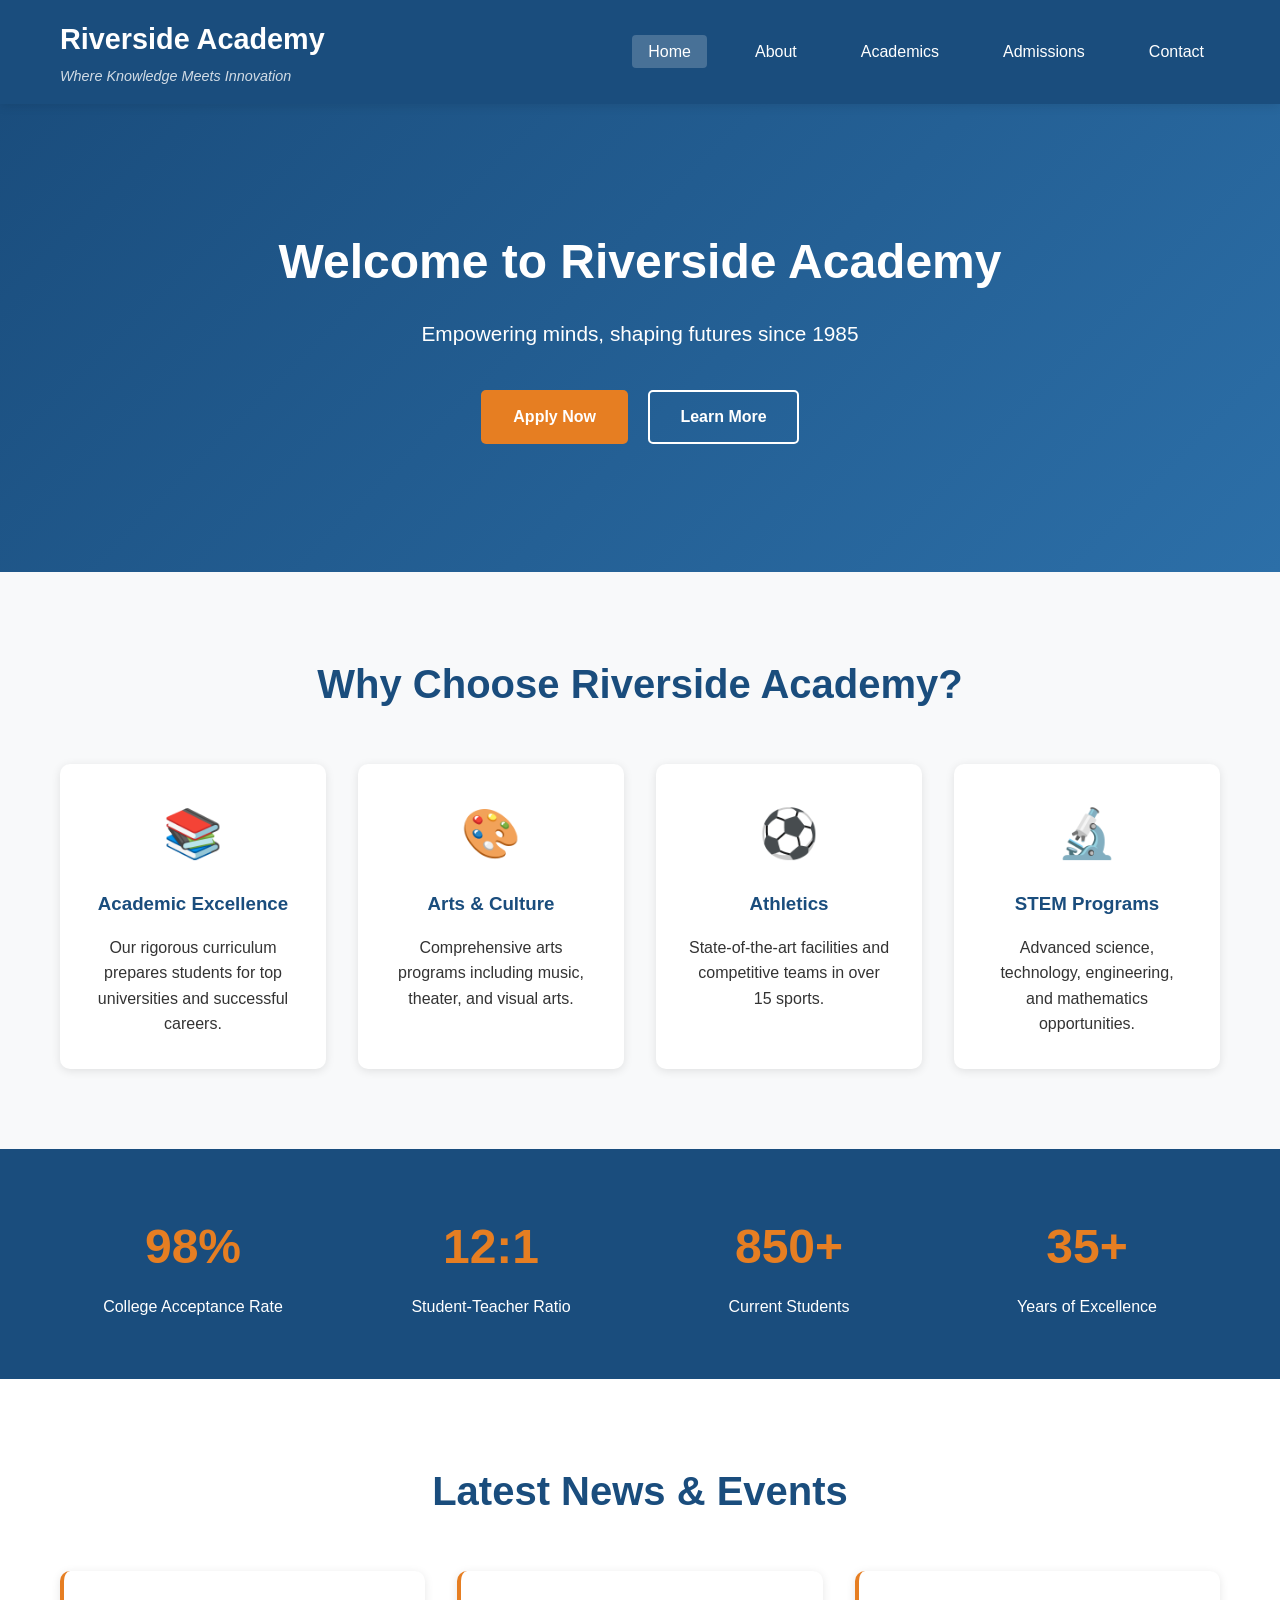
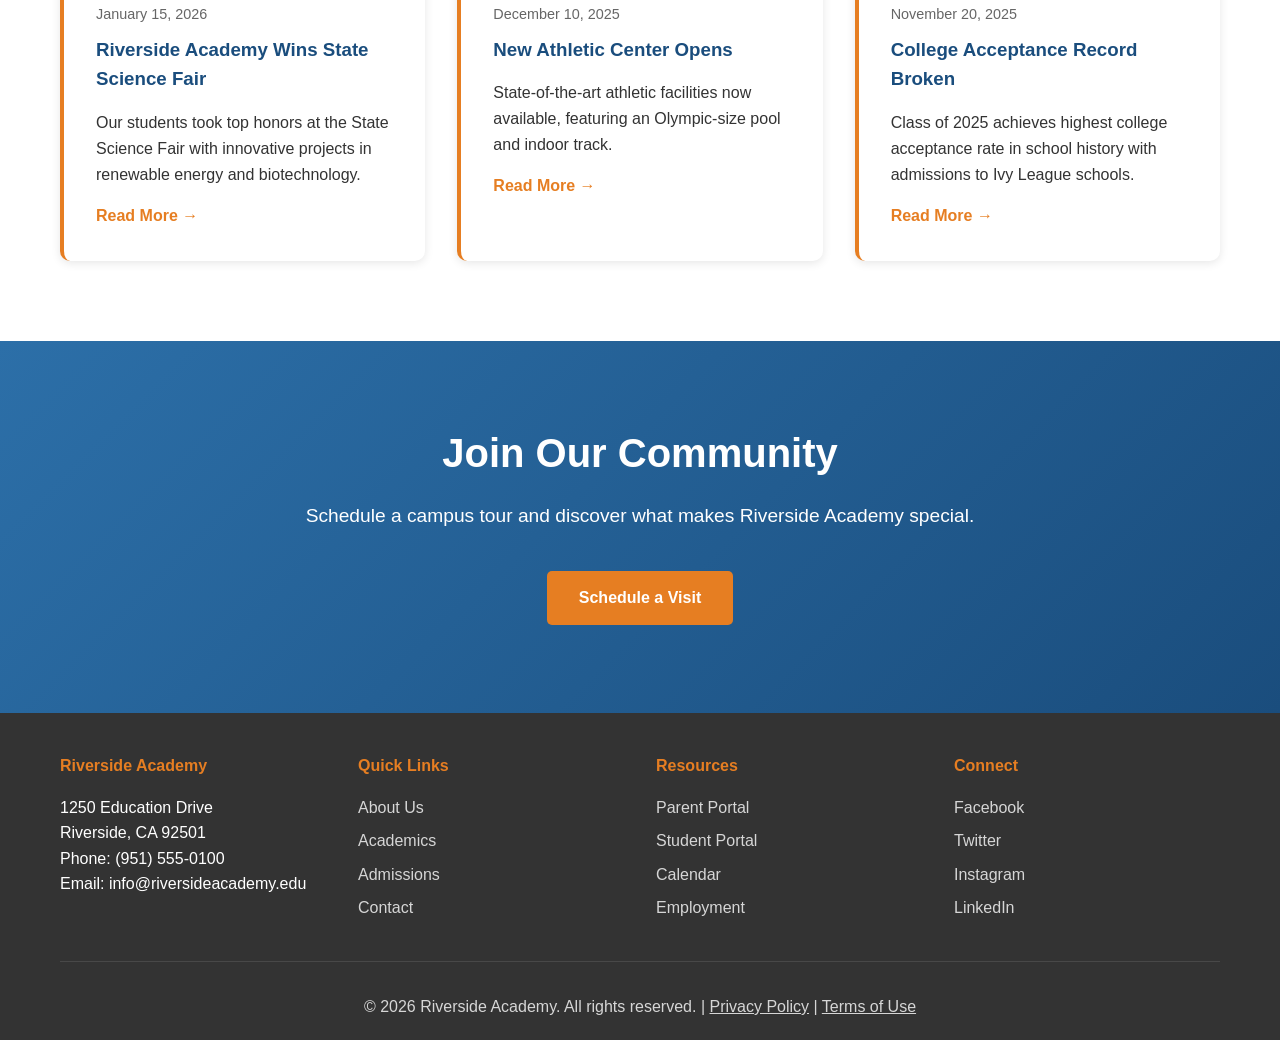
<file: index.html>
<!DOCTYPE html>
<html lang="en">
<head>
    <meta charset="UTF-8">
    <meta name="viewport" content="width=device-width, initial-scale=1.0">
    <title>Riverside Academy - Excellence in Education</title>
    <link rel="stylesheet" href="css/styles.css">
</head>
<body>
    <header>
        <nav class="navbar">
            <div class="container">
                <div class="logo">
                    <h1>Riverside Academy</h1>
                    <p class="tagline">Where Knowledge Meets Innovation</p>
                </div>
                <ul class="nav-menu" id="navMenu">
                    <li><a href="index.html" class="active">Home</a></li>
                    <li><a href="about.html">About</a></li>
                    <li><a href="academics.html">Academics</a></li>
                    <li><a href="admissions.html">Admissions</a></li>
                    <li><a href="contact.html">Contact</a></li>
                </ul>
                <div class="hamburger" id="hamburger">
                    <span></span>
                    <span></span>
                    <span></span>
                </div>
            </div>
        </nav>
    </header>

    <main>
        <!-- Hero Section -->
        <section class="hero">
            <div class="hero-content">
                <h2>Welcome to Riverside Academy</h2>
                <p>Empowering minds, shaping futures since 1985</p>
                <a href="admissions.html" class="btn btn-primary">Apply Now</a>
                <a href="about.html" class="btn btn-secondary">Learn More</a>
            </div>
        </section>

        <!-- Features Section -->
        <section class="features">
            <div class="container">
                <h2>Why Choose Riverside Academy?</h2>
                <div class="feature-grid">
                    <div class="feature-card">
                        <div class="icon">📚</div>
                        <h3>Academic Excellence</h3>
                        <p>Our rigorous curriculum prepares students for top universities and successful careers.</p>
                    </div>
                    <div class="feature-card">
                        <div class="icon">🎨</div>
                        <h3>Arts & Culture</h3>
                        <p>Comprehensive arts programs including music, theater, and visual arts.</p>
                    </div>
                    <div class="feature-card">
                        <div class="icon">⚽</div>
                        <h3>Athletics</h3>
                        <p>State-of-the-art facilities and competitive teams in over 15 sports.</p>
                    </div>
                    <div class="feature-card">
                        <div class="icon">🔬</div>
                        <h3>STEM Programs</h3>
                        <p>Advanced science, technology, engineering, and mathematics opportunities.</p>
                    </div>
                </div>
            </div>
        </section>

        <!-- Stats Section -->
        <section class="stats">
            <div class="container">
                <div class="stat-grid">
                    <div class="stat-item">
                        <h3>98%</h3>
                        <p>College Acceptance Rate</p>
                    </div>
                    <div class="stat-item">
                        <h3>12:1</h3>
                        <p>Student-Teacher Ratio</p>
                    </div>
                    <div class="stat-item">
                        <h3>850+</h3>
                        <p>Current Students</p>
                    </div>
                    <div class="stat-item">
                        <h3>35+</h3>
                        <p>Years of Excellence</p>
                    </div>
                </div>
            </div>
        </section>

        <!-- News Section -->
        <section class="news">
            <div class="container">
                <h2>Latest News & Events</h2>
                <div class="news-grid">
                    <article class="news-card">
                        <div class="news-date">January 15, 2026</div>
                        <h3>Riverside Academy Wins State Science Fair</h3>
                        <p>Our students took top honors at the State Science Fair with innovative projects in renewable energy and biotechnology.</p>
                        <a href="#" class="read-more">Read More →</a>
                    </article>
                    <article class="news-card">
                        <div class="news-date">December 10, 2025</div>
                        <h3>New Athletic Center Opens</h3>
                        <p>State-of-the-art athletic facilities now available, featuring an Olympic-size pool and indoor track.</p>
                        <a href="#" class="read-more">Read More →</a>
                    </article>
                    <article class="news-card">
                        <div class="news-date">November 20, 2025</div>
                        <h3>College Acceptance Record Broken</h3>
                        <p>Class of 2025 achieves highest college acceptance rate in school history with admissions to Ivy League schools.</p>
                        <a href="#" class="read-more">Read More →</a>
                    </article>
                </div>
            </div>
        </section>

        <!-- CTA Section -->
        <section class="cta">
            <div class="container">
                <h2>Join Our Community</h2>
                <p>Schedule a campus tour and discover what makes Riverside Academy special.</p>
                <a href="contact.html" class="btn btn-primary">Schedule a Visit</a>
            </div>
        </section>
    </main>

    <footer>
        <div class="container">
            <div class="footer-grid">
                <div class="footer-section">
                    <h4>Riverside Academy</h4>
                    <p>1250 Education Drive<br>
                    Riverside, CA 92501<br>
                    Phone: (951) 555-0100<br>
                    Email: info@riversideacademy.edu</p>
                </div>
                <div class="footer-section">
                    <h4>Quick Links</h4>
                    <ul>
                        <li><a href="about.html">About Us</a></li>
                        <li><a href="academics.html">Academics</a></li>
                        <li><a href="admissions.html">Admissions</a></li>
                        <li><a href="contact.html">Contact</a></li>
                    </ul>
                </div>
                <div class="footer-section">
                    <h4>Resources</h4>
                    <ul>
                        <li><a href="#">Parent Portal</a></li>
                        <li><a href="#">Student Portal</a></li>
                        <li><a href="#">Calendar</a></li>
                        <li><a href="#">Employment</a></li>
                    </ul>
                </div>
                <div class="footer-section">
                    <h4>Connect</h4>
                    <div class="social-links">
                        <a href="#">Facebook</a>
                        <a href="#">Twitter</a>
                        <a href="#">Instagram</a>
                        <a href="#">LinkedIn</a>
                    </div>
                </div>
            </div>
            <div class="footer-bottom">
                <p>&copy; 2026 Riverside Academy. All rights reserved. | <a href="#">Privacy Policy</a> | <a href="#">Terms of Use</a></p>
            </div>
        </div>
    </footer>

    <script src="js/main.js"></script>
</body>
</html>
</file>
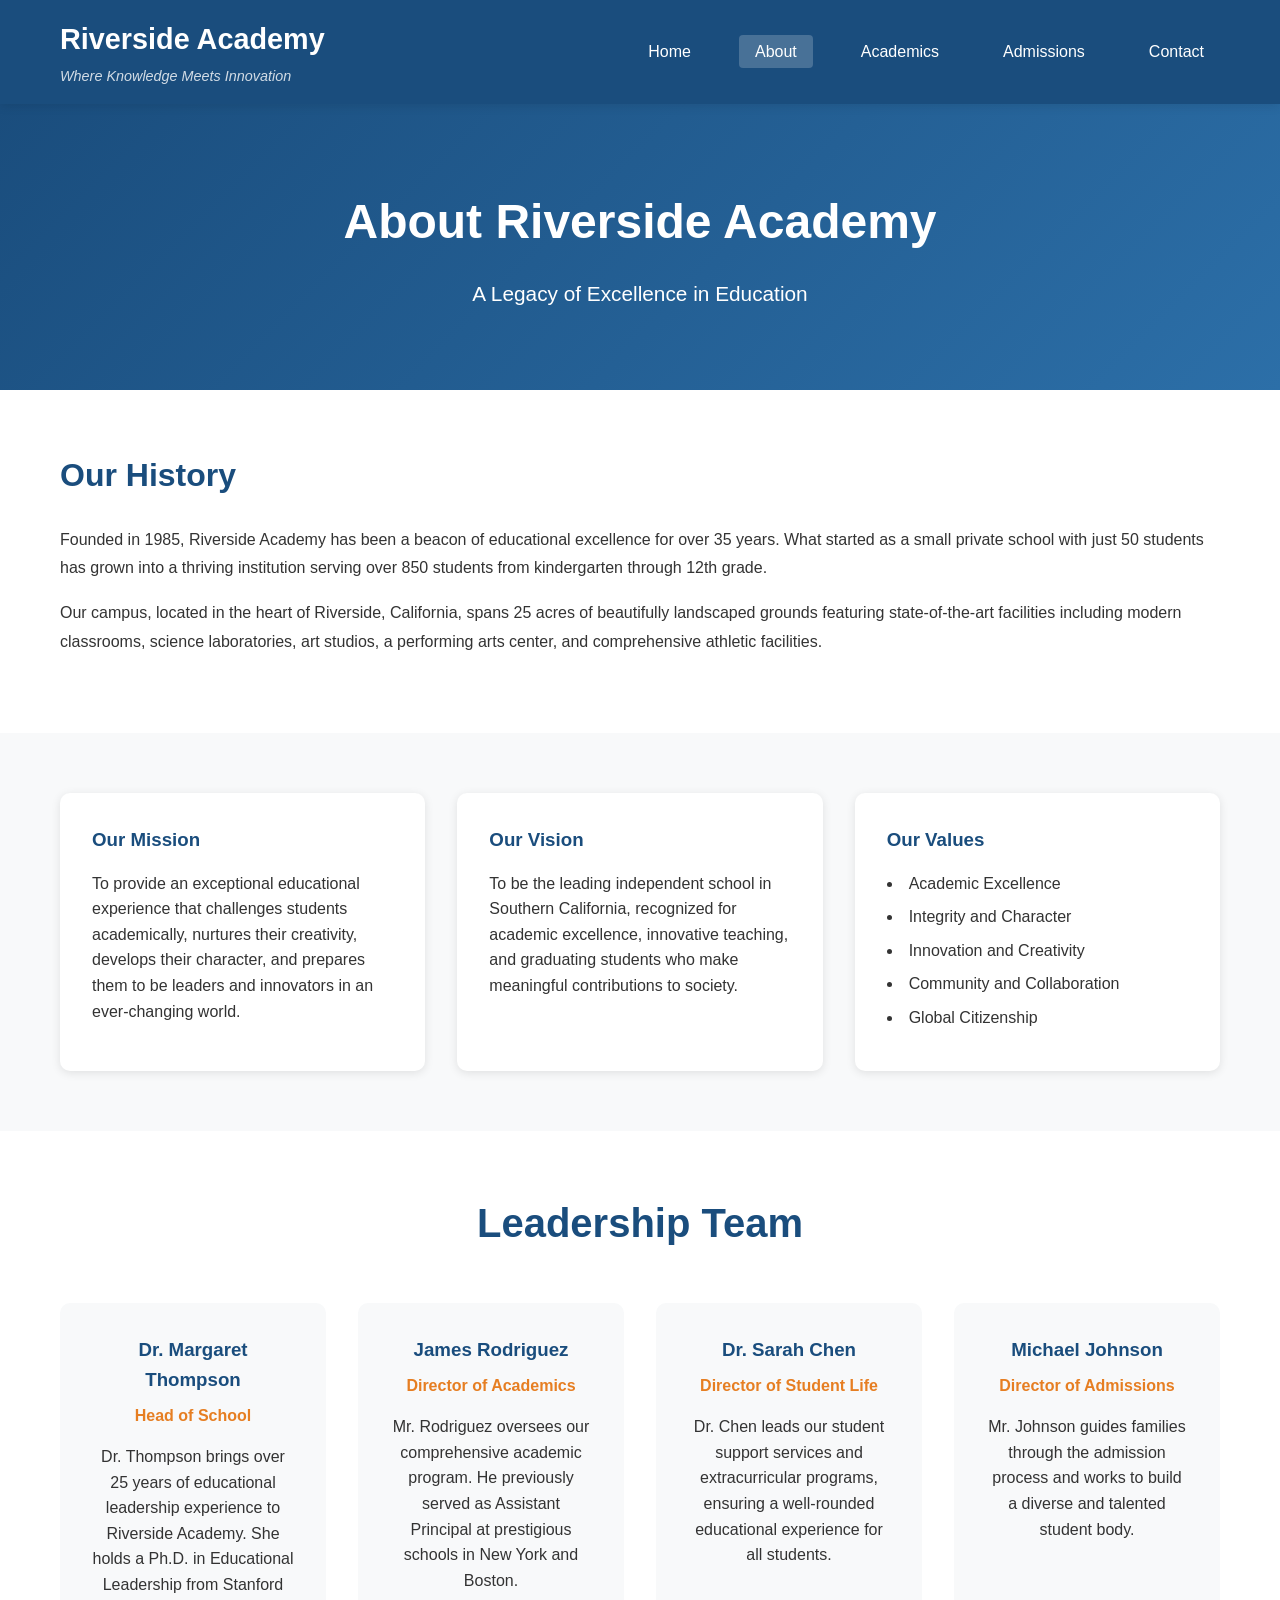
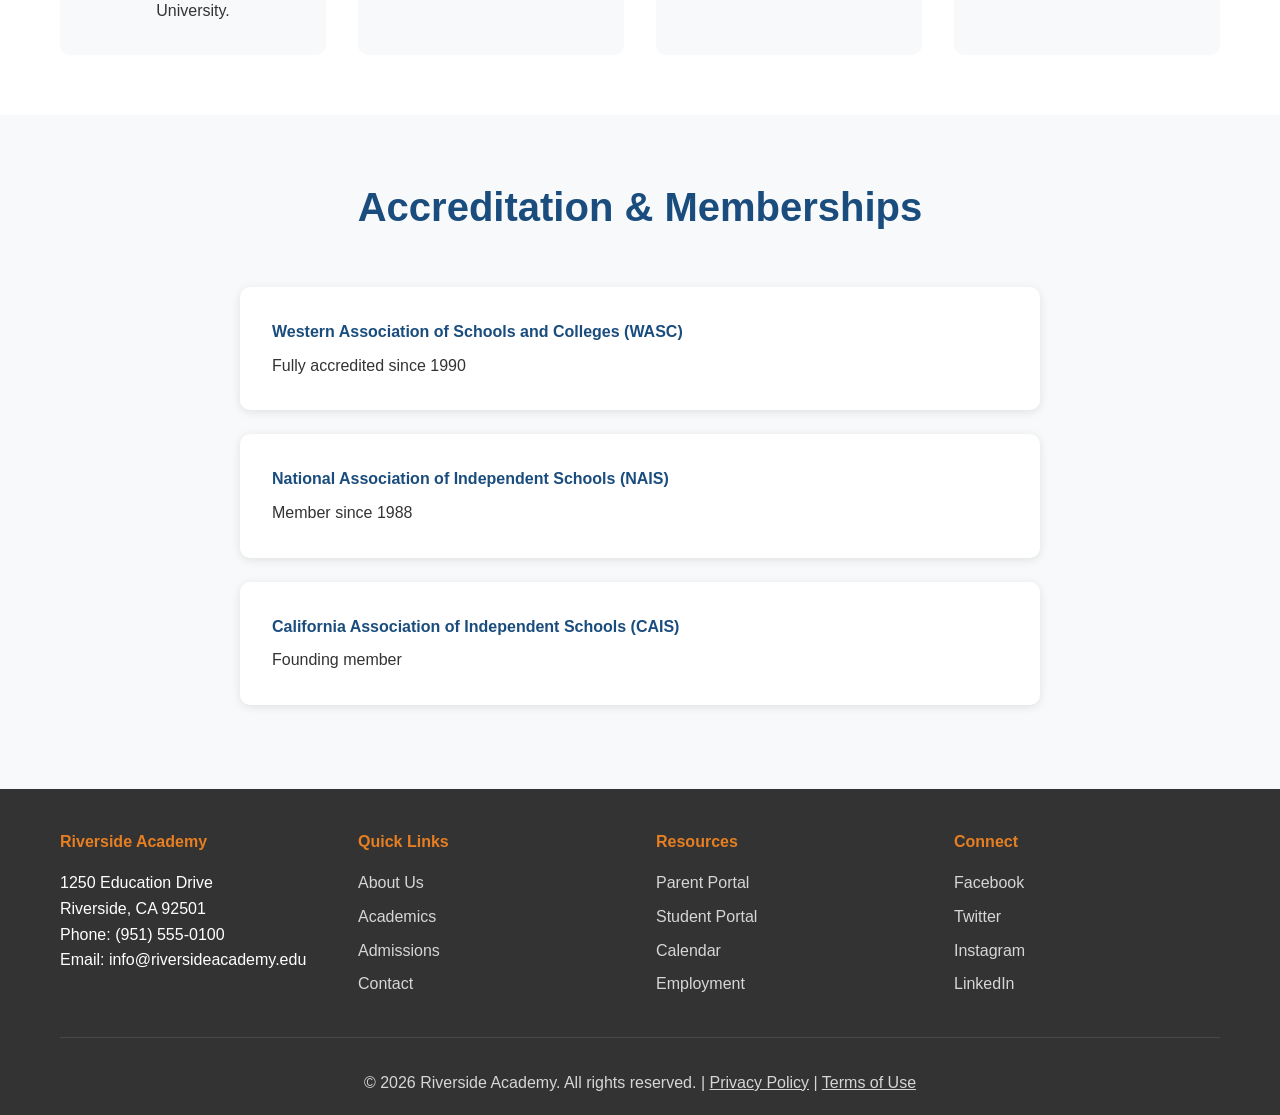
<file: about.html>
<!DOCTYPE html>
<html lang="en">
<head>
    <meta charset="UTF-8">
    <meta name="viewport" content="width=device-width, initial-scale=1.0">
    <title>About Us - Riverside Academy</title>
    <link rel="stylesheet" href="css/styles.css">
</head>
<body>
    <header>
        <nav class="navbar">
            <div class="container">
                <div class="logo">
                    <h1>Riverside Academy</h1>
                    <p class="tagline">Where Knowledge Meets Innovation</p>
                </div>
                <ul class="nav-menu" id="navMenu">
                    <li><a href="index.html">Home</a></li>
                    <li><a href="about.html" class="active">About</a></li>
                    <li><a href="academics.html">Academics</a></li>
                    <li><a href="admissions.html">Admissions</a></li>
                    <li><a href="contact.html">Contact</a></li>
                </ul>
                <div class="hamburger" id="hamburger">
                    <span></span>
                    <span></span>
                    <span></span>
                </div>
            </div>
        </nav>
    </header>

    <main>
        <section class="page-header">
            <div class="container">
                <h1>About Riverside Academy</h1>
                <p>A Legacy of Excellence in Education</p>
            </div>
        </section>

        <section class="content-section">
            <div class="container">
                <h2>Our History</h2>
                <p>Founded in 1985, Riverside Academy has been a beacon of educational excellence for over 35 years. What started as a small private school with just 50 students has grown into a thriving institution serving over 850 students from kindergarten through 12th grade.</p>
                
                <p>Our campus, located in the heart of Riverside, California, spans 25 acres of beautifully landscaped grounds featuring state-of-the-art facilities including modern classrooms, science laboratories, art studios, a performing arts center, and comprehensive athletic facilities.</p>
            </div>
        </section>

        <section class="mission-section">
            <div class="container">
                <div class="mission-grid">
                    <div class="mission-card">
                        <h3>Our Mission</h3>
                        <p>To provide an exceptional educational experience that challenges students academically, nurtures their creativity, develops their character, and prepares them to be leaders and innovators in an ever-changing world.</p>
                    </div>
                    <div class="mission-card">
                        <h3>Our Vision</h3>
                        <p>To be the leading independent school in Southern California, recognized for academic excellence, innovative teaching, and graduating students who make meaningful contributions to society.</p>
                    </div>
                    <div class="mission-card">
                        <h3>Our Values</h3>
                        <ul>
                            <li>Academic Excellence</li>
                            <li>Integrity and Character</li>
                            <li>Innovation and Creativity</li>
                            <li>Community and Collaboration</li>
                            <li>Global Citizenship</li>
                        </ul>
                    </div>
                </div>
            </div>
        </section>

        <section class="leadership-section">
            <div class="container">
                <h2>Leadership Team</h2>
                <div class="leadership-grid">
                    <div class="leader-card">
                        <h3>Dr. Margaret Thompson</h3>
                        <p class="title">Head of School</p>
                        <p>Dr. Thompson brings over 25 years of educational leadership experience to Riverside Academy. She holds a Ph.D. in Educational Leadership from Stanford University.</p>
                    </div>
                    <div class="leader-card">
                        <h3>James Rodriguez</h3>
                        <p class="title">Director of Academics</p>
                        <p>Mr. Rodriguez oversees our comprehensive academic program. He previously served as Assistant Principal at prestigious schools in New York and Boston.</p>
                    </div>
                    <div class="leader-card">
                        <h3>Dr. Sarah Chen</h3>
                        <p class="title">Director of Student Life</p>
                        <p>Dr. Chen leads our student support services and extracurricular programs, ensuring a well-rounded educational experience for all students.</p>
                    </div>
                    <div class="leader-card">
                        <h3>Michael Johnson</h3>
                        <p class="title">Director of Admissions</p>
                        <p>Mr. Johnson guides families through the admission process and works to build a diverse and talented student body.</p>
                    </div>
                </div>
            </div>
        </section>

        <section class="accreditation-section">
            <div class="container">
                <h2>Accreditation & Memberships</h2>
                <div class="accreditation-list">
                    <div class="accreditation-item">
                        <h4>Western Association of Schools and Colleges (WASC)</h4>
                        <p>Fully accredited since 1990</p>
                    </div>
                    <div class="accreditation-item">
                        <h4>National Association of Independent Schools (NAIS)</h4>
                        <p>Member since 1988</p>
                    </div>
                    <div class="accreditation-item">
                        <h4>California Association of Independent Schools (CAIS)</h4>
                        <p>Founding member</p>
                    </div>
                </div>
            </div>
        </section>
    </main>

    <footer>
        <div class="container">
            <div class="footer-grid">
                <div class="footer-section">
                    <h4>Riverside Academy</h4>
                    <p>1250 Education Drive<br>
                    Riverside, CA 92501<br>
                    Phone: (951) 555-0100<br>
                    Email: info@riversideacademy.edu</p>
                </div>
                <div class="footer-section">
                    <h4>Quick Links</h4>
                    <ul>
                        <li><a href="about.html">About Us</a></li>
                        <li><a href="academics.html">Academics</a></li>
                        <li><a href="admissions.html">Admissions</a></li>
                        <li><a href="contact.html">Contact</a></li>
                    </ul>
                </div>
                <div class="footer-section">
                    <h4>Resources</h4>
                    <ul>
                        <li><a href="#">Parent Portal</a></li>
                        <li><a href="#">Student Portal</a></li>
                        <li><a href="#">Calendar</a></li>
                        <li><a href="#">Employment</a></li>
                    </ul>
                </div>
                <div class="footer-section">
                    <h4>Connect</h4>
                    <div class="social-links">
                        <a href="#">Facebook</a>
                        <a href="#">Twitter</a>
                        <a href="#">Instagram</a>
                        <a href="#">LinkedIn</a>
                    </div>
                </div>
            </div>
            <div class="footer-bottom">
                <p>&copy; 2026 Riverside Academy. All rights reserved. | <a href="#">Privacy Policy</a> | <a href="#">Terms of Use</a></p>
            </div>
        </div>
    </footer>

    <script src="js/main.js"></script>
</body>
</html>
</file>
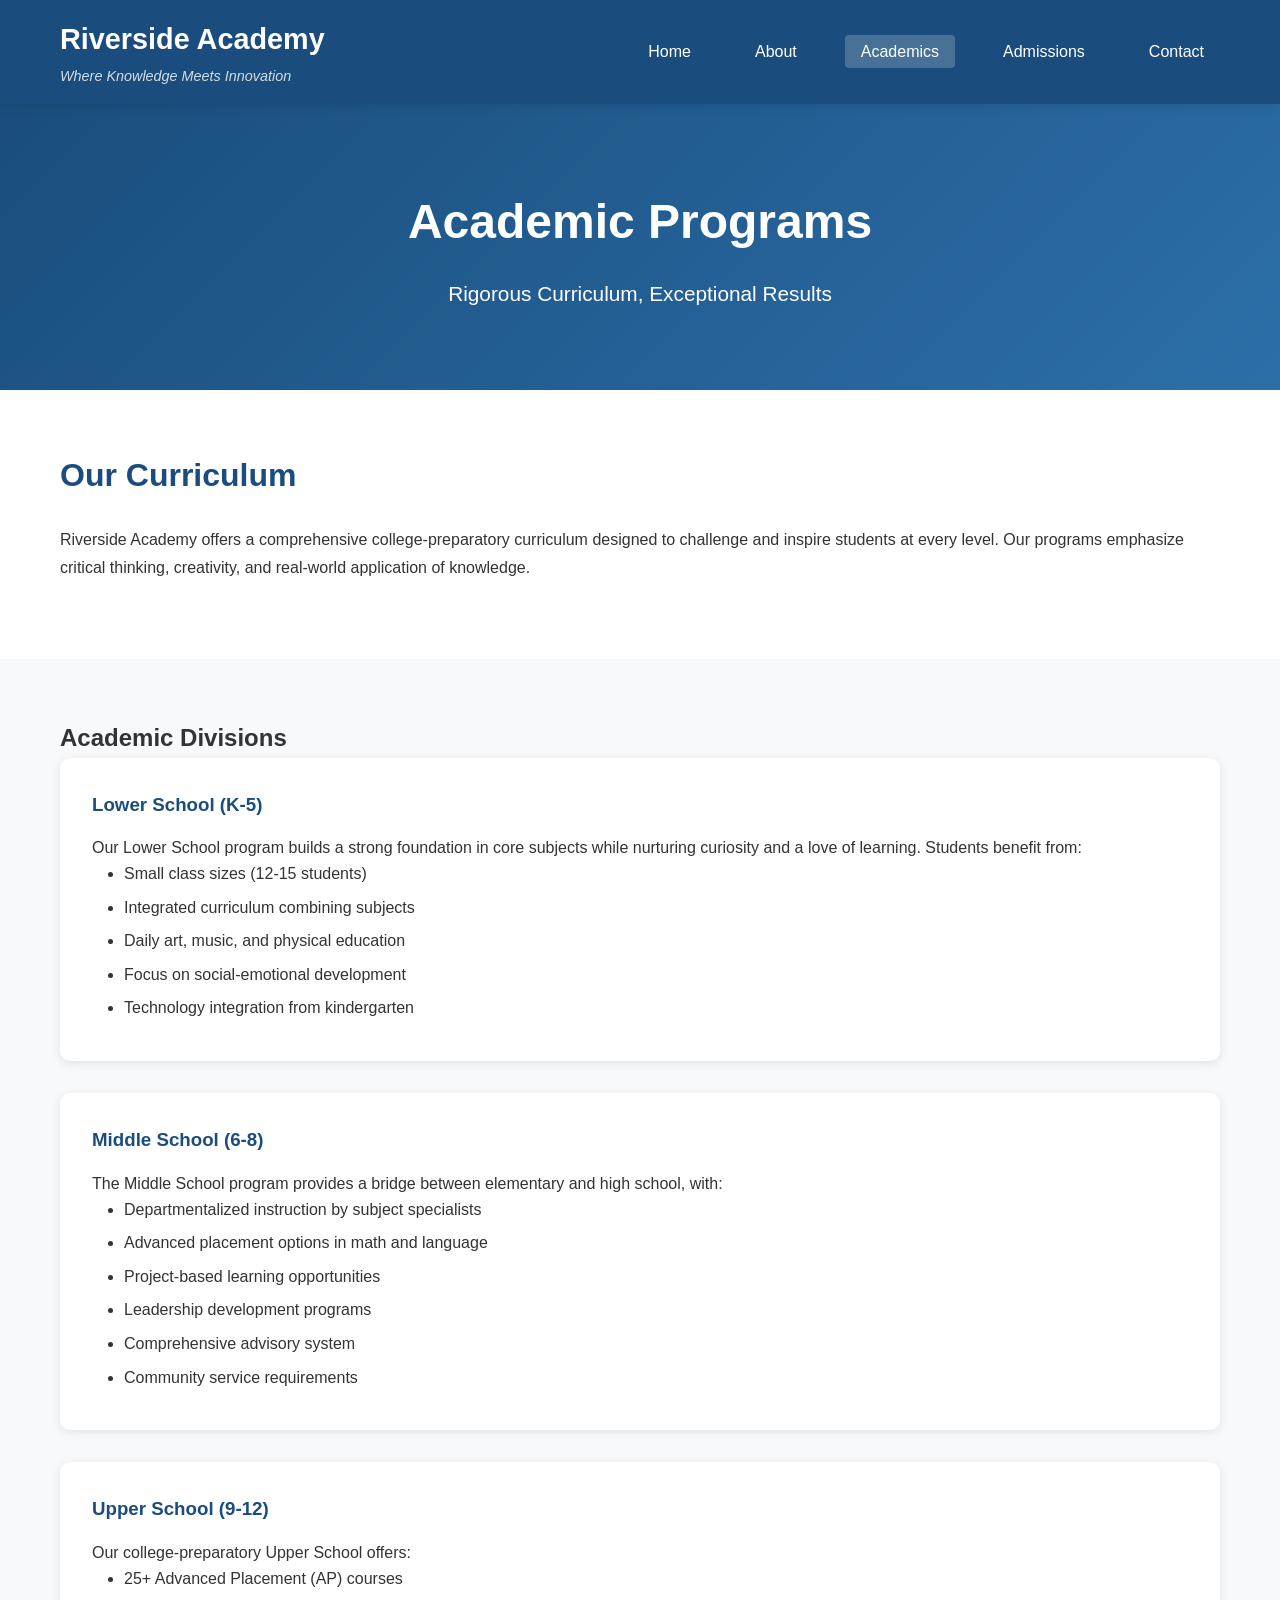
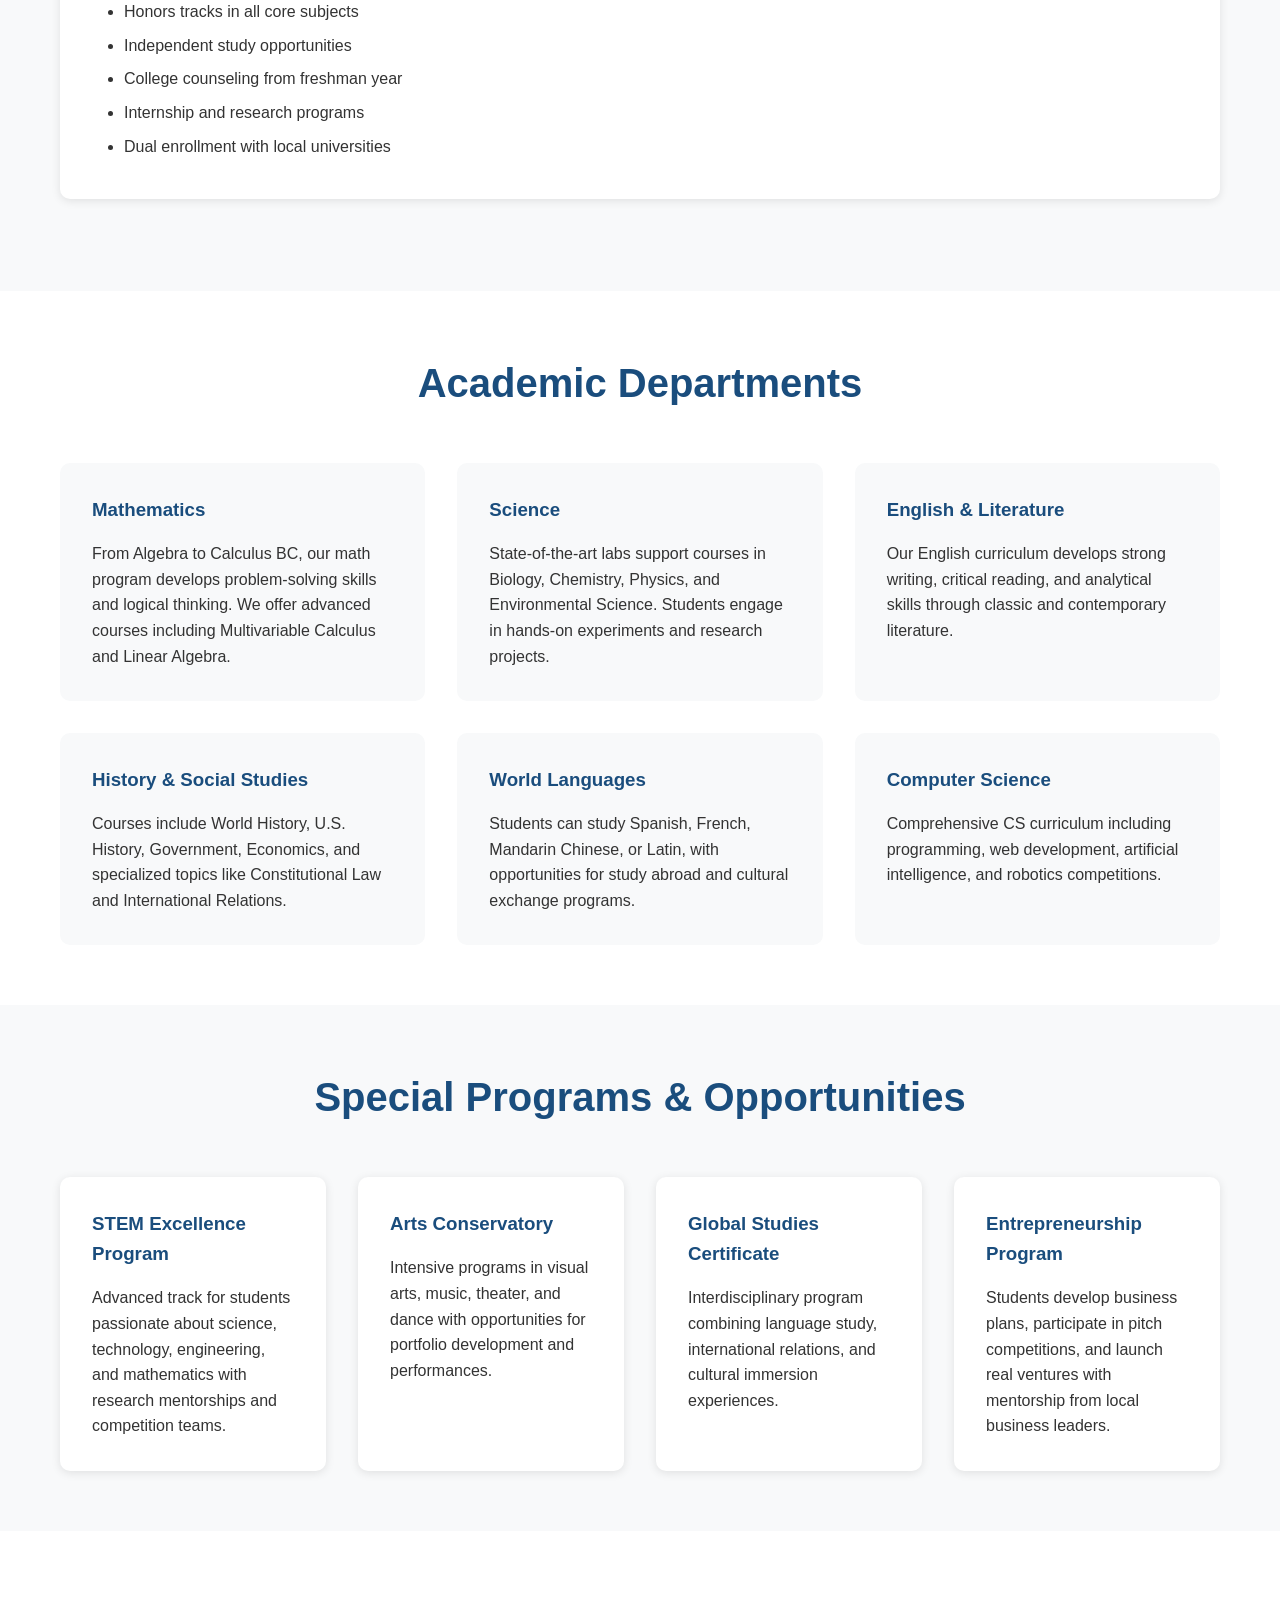
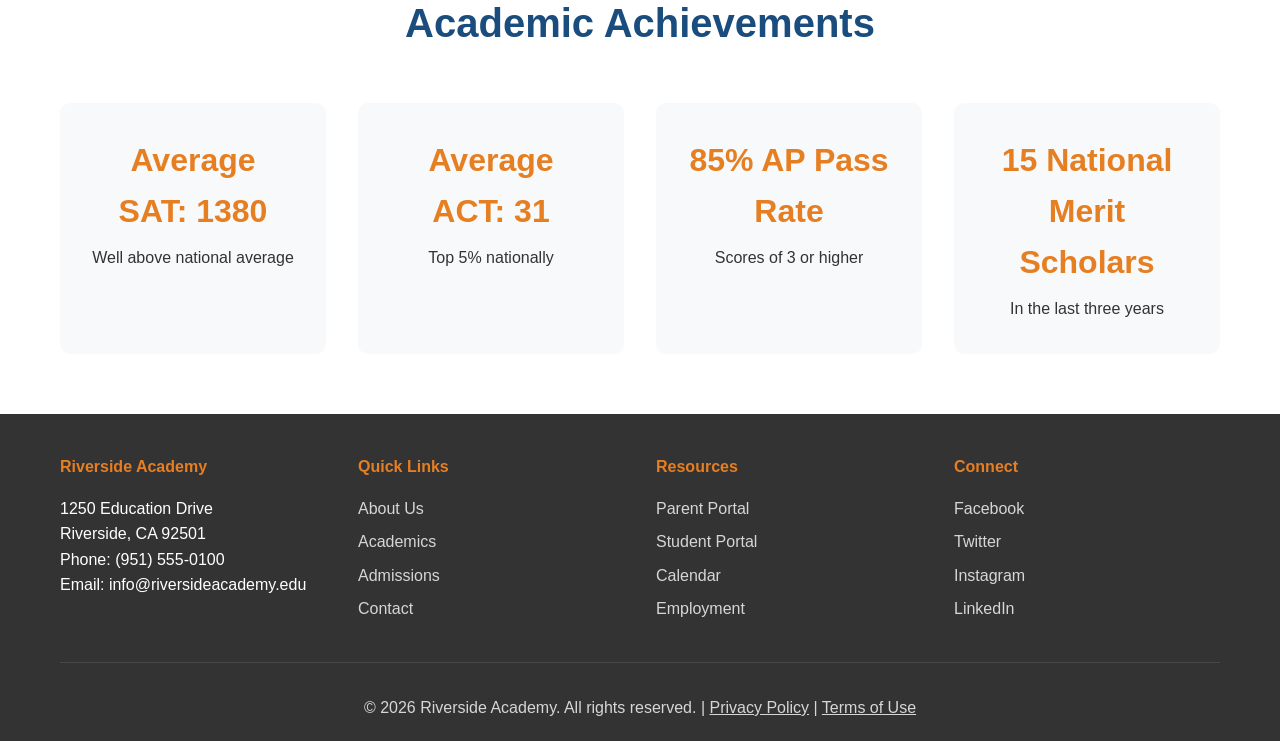
<file: academics.html>
<!DOCTYPE html>
<html lang="en">
<head>
    <meta charset="UTF-8">
    <meta name="viewport" content="width=device-width, initial-scale=1.0">
    <title>Academics - Riverside Academy</title>
    <link rel="stylesheet" href="css/styles.css">
</head>
<body>
    <header>
        <nav class="navbar">
            <div class="container">
                <div class="logo">
                    <h1>Riverside Academy</h1>
                    <p class="tagline">Where Knowledge Meets Innovation</p>
                </div>
                <ul class="nav-menu" id="navMenu">
                    <li><a href="index.html">Home</a></li>
                    <li><a href="about.html">About</a></li>
                    <li><a href="academics.html" class="active">Academics</a></li>
                    <li><a href="admissions.html">Admissions</a></li>
                    <li><a href="contact.html">Contact</a></li>
                </ul>
                <div class="hamburger" id="hamburger">
                    <span></span>
                    <span></span>
                    <span></span>
                </div>
            </div>
        </nav>
    </header>

    <main>
        <section class="page-header">
            <div class="container">
                <h1>Academic Programs</h1>
                <p>Rigorous Curriculum, Exceptional Results</p>
            </div>
        </section>

        <section class="content-section">
            <div class="container">
                <h2>Our Curriculum</h2>
                <p>Riverside Academy offers a comprehensive college-preparatory curriculum designed to challenge and inspire students at every level. Our programs emphasize critical thinking, creativity, and real-world application of knowledge.</p>
            </div>
        </section>

        <section class="programs-section">
            <div class="container">
                <h2>Academic Divisions</h2>
                
                <div class="program-card">
                    <h3>Lower School (K-5)</h3>
                    <p>Our Lower School program builds a strong foundation in core subjects while nurturing curiosity and a love of learning. Students benefit from:</p>
                    <ul>
                        <li>Small class sizes (12-15 students)</li>
                        <li>Integrated curriculum combining subjects</li>
                        <li>Daily art, music, and physical education</li>
                        <li>Focus on social-emotional development</li>
                        <li>Technology integration from kindergarten</li>
                    </ul>
                </div>

                <div class="program-card">
                    <h3>Middle School (6-8)</h3>
                    <p>The Middle School program provides a bridge between elementary and high school, with:</p>
                    <ul>
                        <li>Departmentalized instruction by subject specialists</li>
                        <li>Advanced placement options in math and language</li>
                        <li>Project-based learning opportunities</li>
                        <li>Leadership development programs</li>
                        <li>Comprehensive advisory system</li>
                        <li>Community service requirements</li>
                    </ul>
                </div>

                <div class="program-card">
                    <h3>Upper School (9-12)</h3>
                    <p>Our college-preparatory Upper School offers:</p>
                    <ul>
                        <li>25+ Advanced Placement (AP) courses</li>
                        <li>Honors tracks in all core subjects</li>
                        <li>Independent study opportunities</li>
                        <li>College counseling from freshman year</li>
                        <li>Internship and research programs</li>
                        <li>Dual enrollment with local universities</li>
                    </ul>
                </div>
            </div>
        </section>

        <section class="departments-section">
            <div class="container">
                <h2>Academic Departments</h2>
                <div class="dept-grid">
                    <div class="dept-card">
                        <h3>Mathematics</h3>
                        <p>From Algebra to Calculus BC, our math program develops problem-solving skills and logical thinking. We offer advanced courses including Multivariable Calculus and Linear Algebra.</p>
                    </div>
                    <div class="dept-card">
                        <h3>Science</h3>
                        <p>State-of-the-art labs support courses in Biology, Chemistry, Physics, and Environmental Science. Students engage in hands-on experiments and research projects.</p>
                    </div>
                    <div class="dept-card">
                        <h3>English & Literature</h3>
                        <p>Our English curriculum develops strong writing, critical reading, and analytical skills through classic and contemporary literature.</p>
                    </div>
                    <div class="dept-card">
                        <h3>History & Social Studies</h3>
                        <p>Courses include World History, U.S. History, Government, Economics, and specialized topics like Constitutional Law and International Relations.</p>
                    </div>
                    <div class="dept-card">
                        <h3>World Languages</h3>
                        <p>Students can study Spanish, French, Mandarin Chinese, or Latin, with opportunities for study abroad and cultural exchange programs.</p>
                    </div>
                    <div class="dept-card">
                        <h3>Computer Science</h3>
                        <p>Comprehensive CS curriculum including programming, web development, artificial intelligence, and robotics competitions.</p>
                    </div>
                </div>
            </div>
        </section>

        <section class="special-programs">
            <div class="container">
                <h2>Special Programs & Opportunities</h2>
                <div class="special-grid">
                    <div class="special-card">
                        <h3>STEM Excellence Program</h3>
                        <p>Advanced track for students passionate about science, technology, engineering, and mathematics with research mentorships and competition teams.</p>
                    </div>
                    <div class="special-card">
                        <h3>Arts Conservatory</h3>
                        <p>Intensive programs in visual arts, music, theater, and dance with opportunities for portfolio development and performances.</p>
                    </div>
                    <div class="special-card">
                        <h3>Global Studies Certificate</h3>
                        <p>Interdisciplinary program combining language study, international relations, and cultural immersion experiences.</p>
                    </div>
                    <div class="special-card">
                        <h3>Entrepreneurship Program</h3>
                        <p>Students develop business plans, participate in pitch competitions, and launch real ventures with mentorship from local business leaders.</p>
                    </div>
                </div>
            </div>
        </section>

        <section class="stats-section">
            <div class="container">
                <h2>Academic Achievements</h2>
                <div class="achievement-grid">
                    <div class="achievement-item">
                        <h3>Average SAT: 1380</h3>
                        <p>Well above national average</p>
                    </div>
                    <div class="achievement-item">
                        <h3>Average ACT: 31</h3>
                        <p>Top 5% nationally</p>
                    </div>
                    <div class="achievement-item">
                        <h3>85% AP Pass Rate</h3>
                        <p>Scores of 3 or higher</p>
                    </div>
                    <div class="achievement-item">
                        <h3>15 National Merit Scholars</h3>
                        <p>In the last three years</p>
                    </div>
                </div>
            </div>
        </section>
    </main>

    <footer>
        <div class="container">
            <div class="footer-grid">
                <div class="footer-section">
                    <h4>Riverside Academy</h4>
                    <p>1250 Education Drive<br>
                    Riverside, CA 92501<br>
                    Phone: (951) 555-0100<br>
                    Email: info@riversideacademy.edu</p>
                </div>
                <div class="footer-section">
                    <h4>Quick Links</h4>
                    <ul>
                        <li><a href="about.html">About Us</a></li>
                        <li><a href="academics.html">Academics</a></li>
                        <li><a href="admissions.html">Admissions</a></li>
                        <li><a href="contact.html">Contact</a></li>
                    </ul>
                </div>
                <div class="footer-section">
                    <h4>Resources</h4>
                    <ul>
                        <li><a href="#">Parent Portal</a></li>
                        <li><a href="#">Student Portal</a></li>
                        <li><a href="#">Calendar</a></li>
                        <li><a href="#">Employment</a></li>
                    </ul>
                </div>
                <div class="footer-section">
                    <h4>Connect</h4>
                    <div class="social-links">
                        <a href="#">Facebook</a>
                        <a href="#">Twitter</a>
                        <a href="#">Instagram</a>
                        <a href="#">LinkedIn</a>
                    </div>
                </div>
            </div>
            <div class="footer-bottom">
                <p>&copy; 2026 Riverside Academy. All rights reserved. | <a href="#">Privacy Policy</a> | <a href="#">Terms of Use</a></p>
            </div>
        </div>
    </footer>

    <script src="js/main.js"></script>
</body>
</html>
</file>
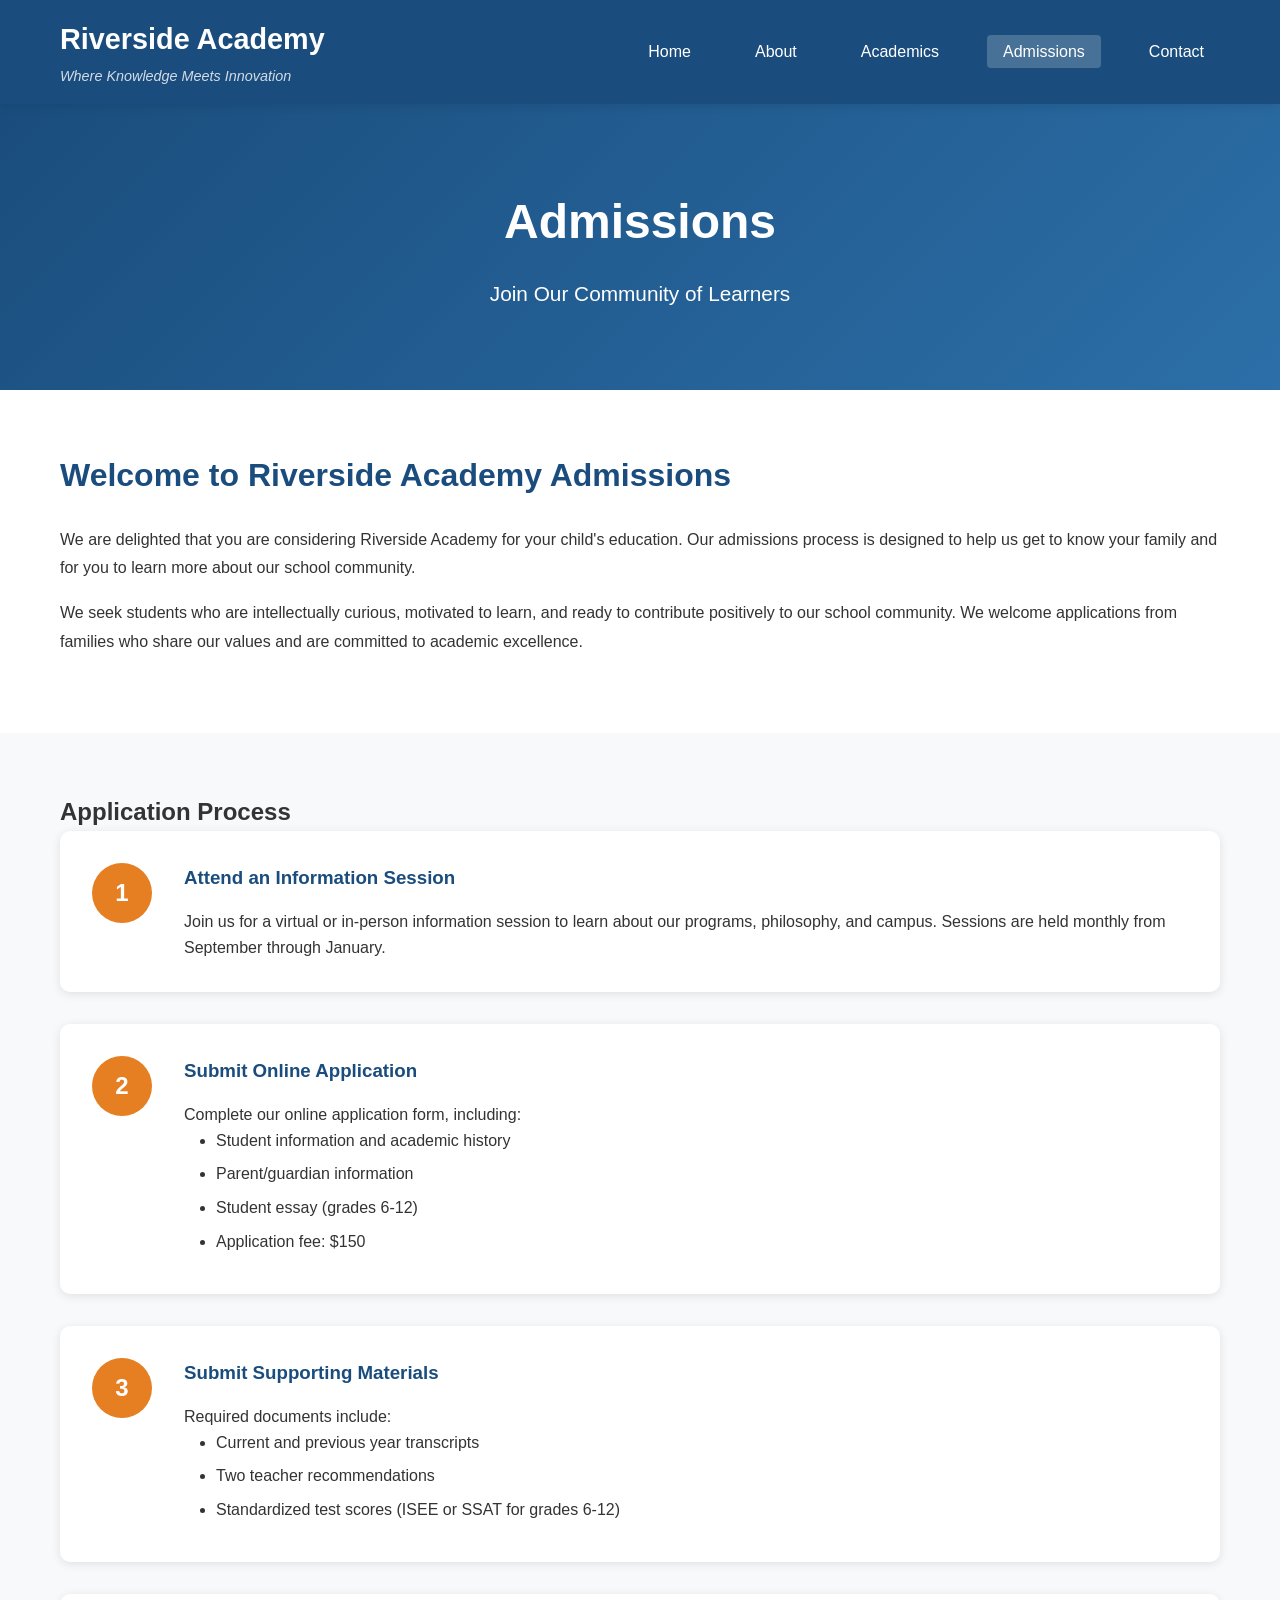
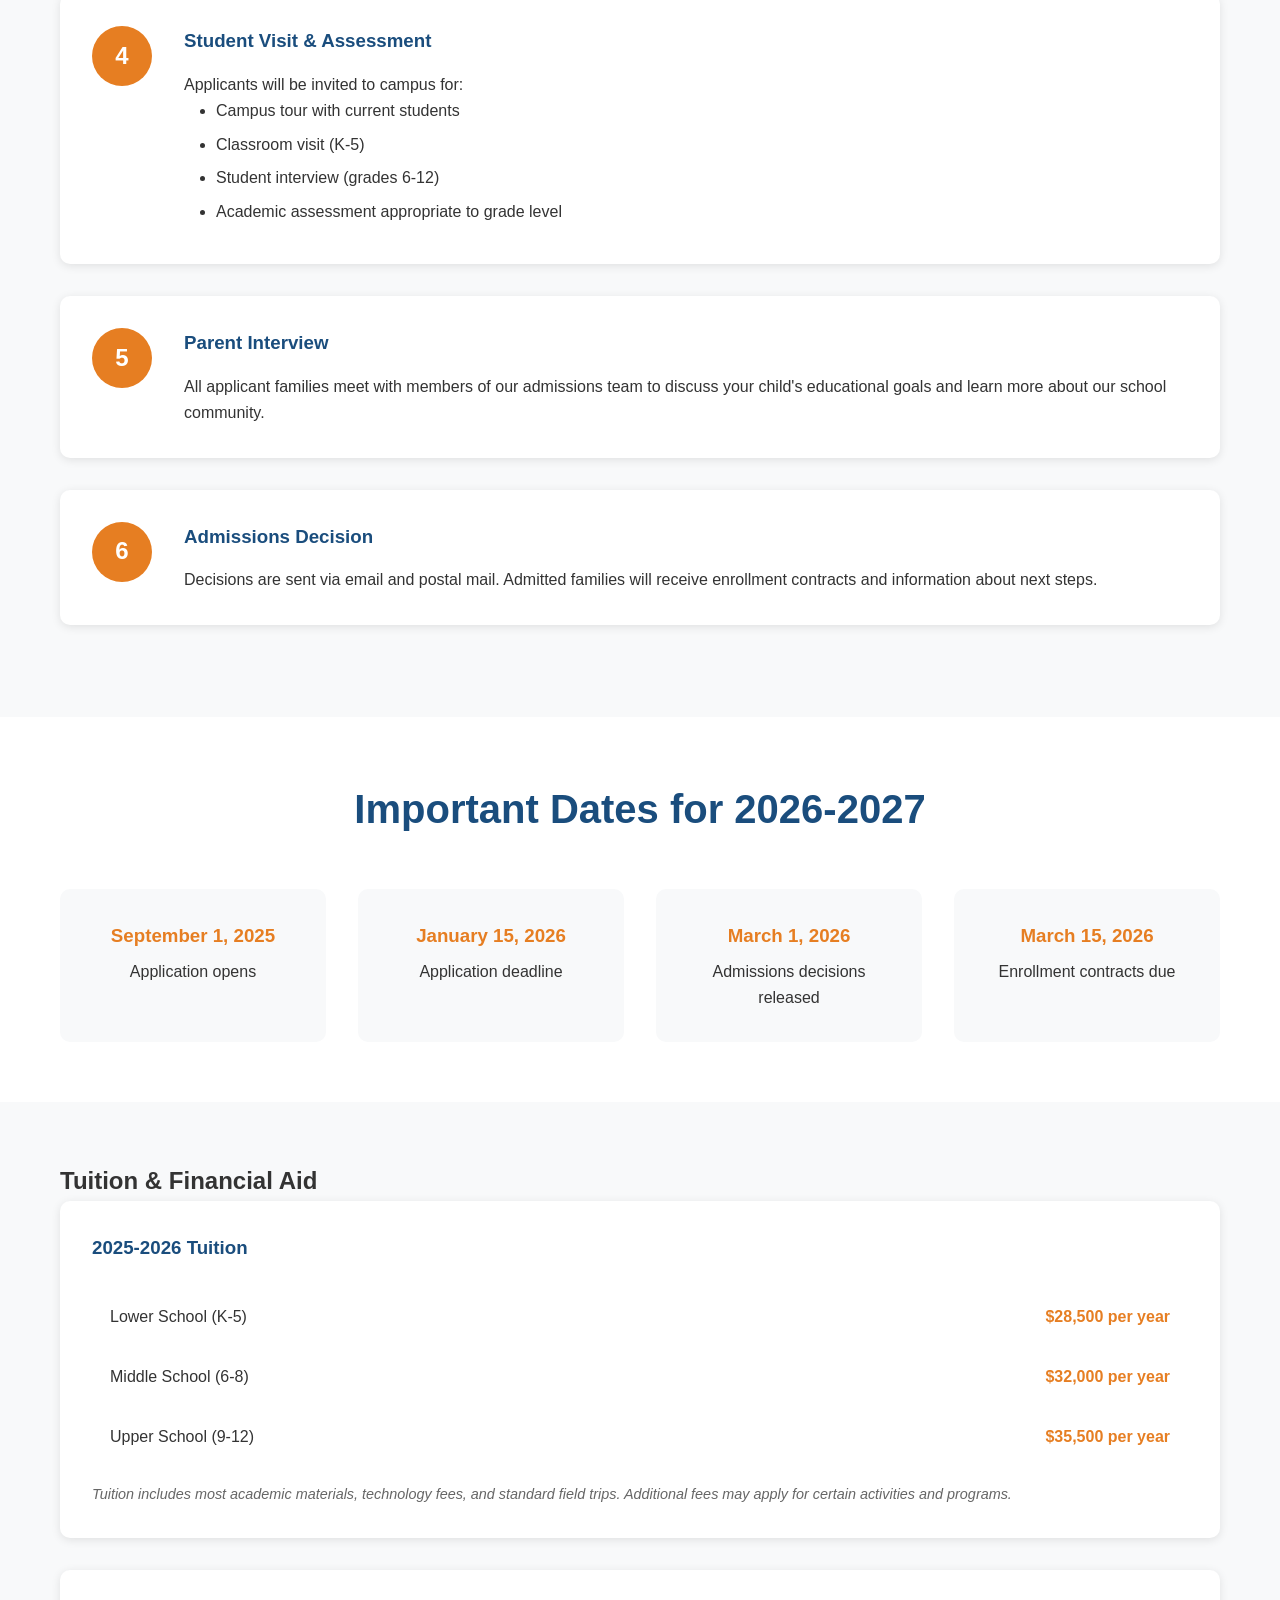
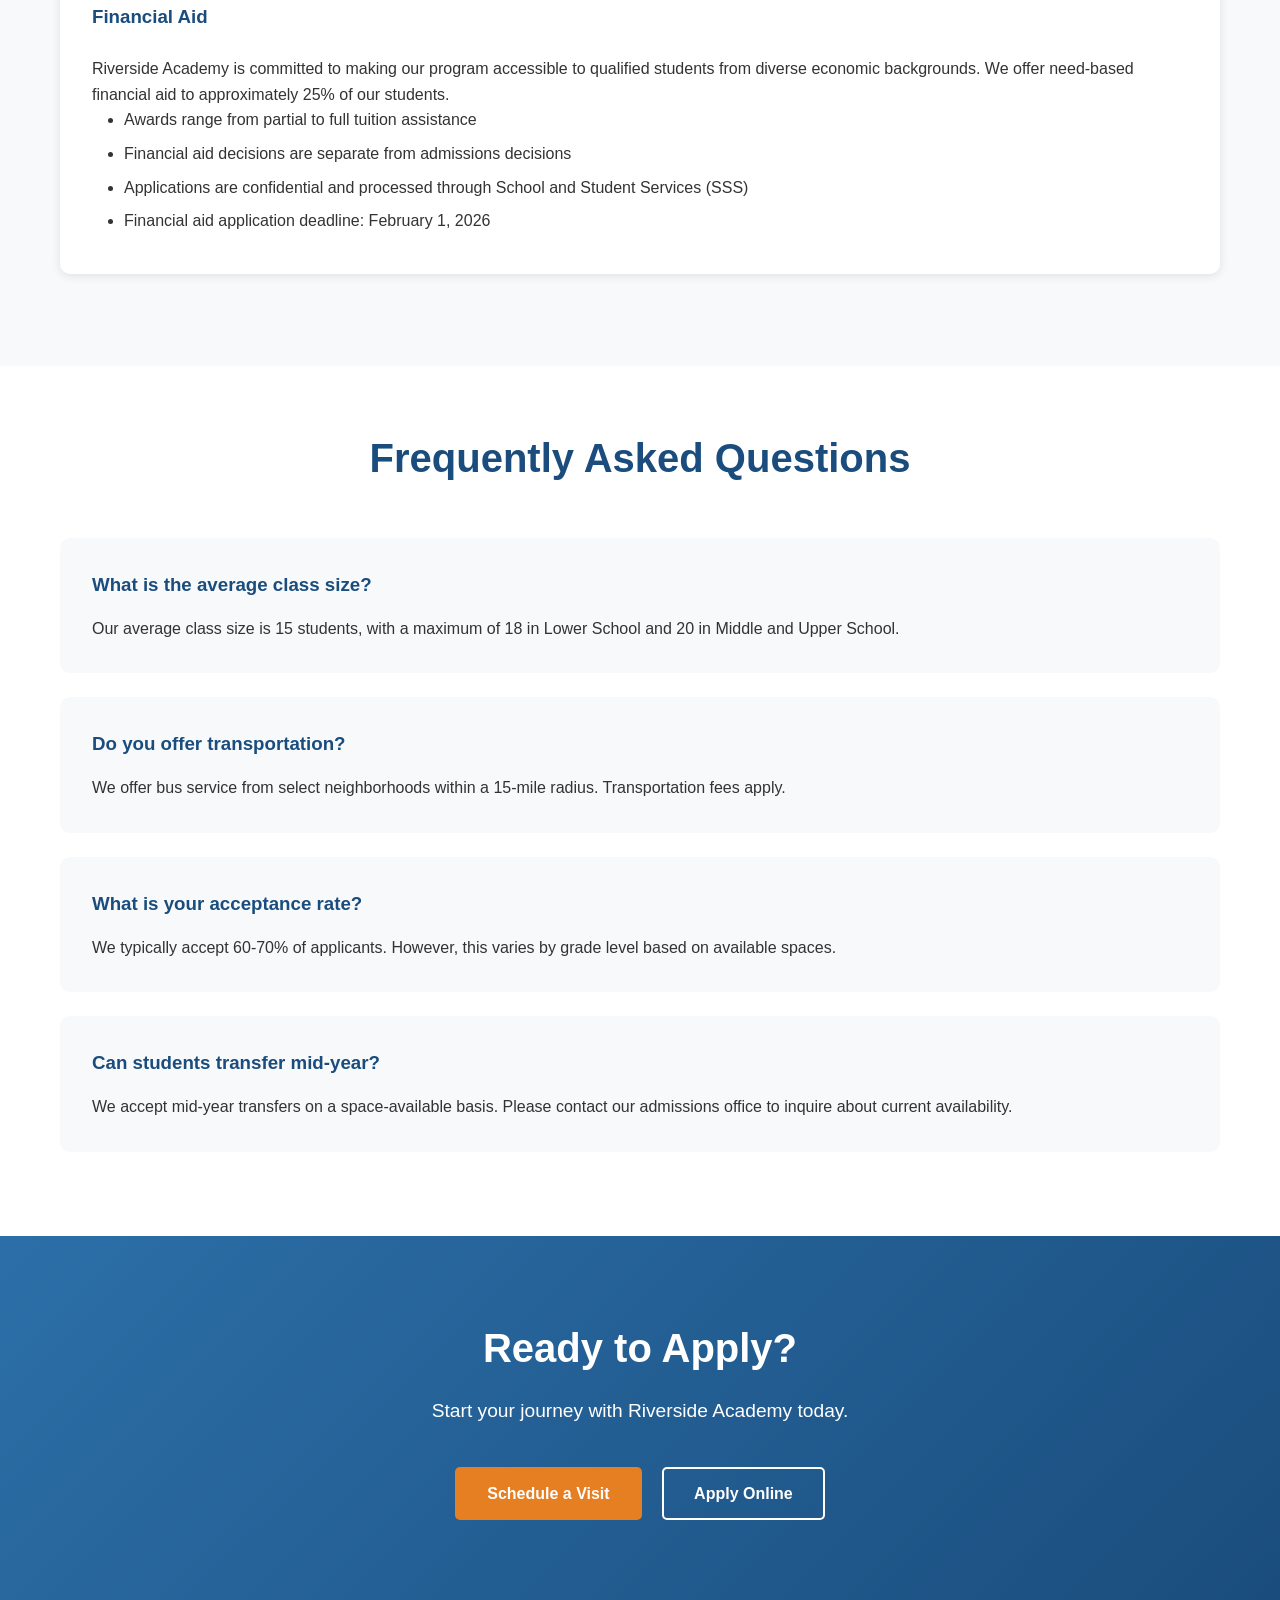
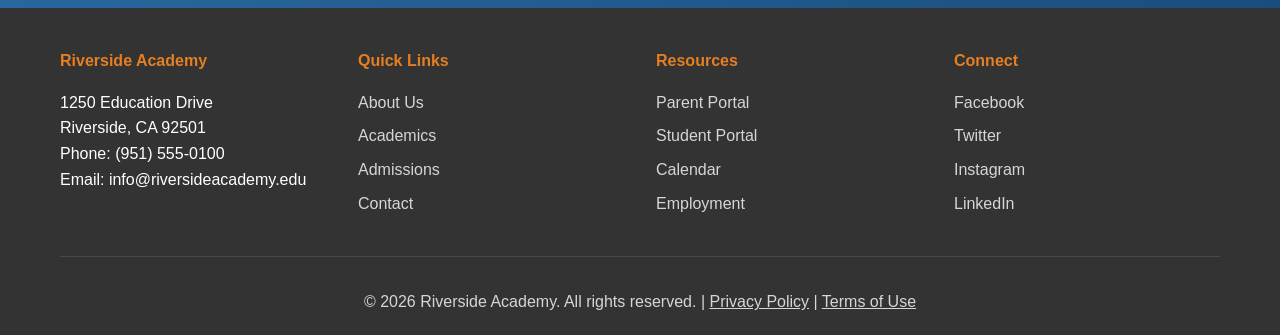
<file: admissions.html>
<!DOCTYPE html>
<html lang="en">
<head>
    <meta charset="UTF-8">
    <meta name="viewport" content="width=device-width, initial-scale=1.0">
    <title>Admissions - Riverside Academy</title>
    <link rel="stylesheet" href="css/styles.css">
</head>
<body>
    <header>
        <nav class="navbar">
            <div class="container">
                <div class="logo">
                    <h1>Riverside Academy</h1>
                    <p class="tagline">Where Knowledge Meets Innovation</p>
                </div>
                <ul class="nav-menu" id="navMenu">
                    <li><a href="index.html">Home</a></li>
                    <li><a href="about.html">About</a></li>
                    <li><a href="academics.html">Academics</a></li>
                    <li><a href="admissions.html" class="active">Admissions</a></li>
                    <li><a href="contact.html">Contact</a></li>
                </ul>
                <div class="hamburger" id="hamburger">
                    <span></span>
                    <span></span>
                    <span></span>
                </div>
            </div>
        </nav>
    </header>

    <main>
        <section class="page-header">
            <div class="container">
                <h1>Admissions</h1>
                <p>Join Our Community of Learners</p>
            </div>
        </section>

        <section class="content-section">
            <div class="container">
                <h2>Welcome to Riverside Academy Admissions</h2>
                <p>We are delighted that you are considering Riverside Academy for your child's education. Our admissions process is designed to help us get to know your family and for you to learn more about our school community.</p>
                
                <p>We seek students who are intellectually curious, motivated to learn, and ready to contribute positively to our school community. We welcome applications from families who share our values and are committed to academic excellence.</p>
            </div>
        </section>

        <section class="process-section">
            <div class="container">
                <h2>Application Process</h2>
                
                <div class="step-card">
                    <div class="step-number">1</div>
                    <div class="step-content">
                        <h3>Attend an Information Session</h3>
                        <p>Join us for a virtual or in-person information session to learn about our programs, philosophy, and campus. Sessions are held monthly from September through January.</p>
                    </div>
                </div>

                <div class="step-card">
                    <div class="step-number">2</div>
                    <div class="step-content">
                        <h3>Submit Online Application</h3>
                        <p>Complete our online application form, including:</p>
                        <ul>
                            <li>Student information and academic history</li>
                            <li>Parent/guardian information</li>
                            <li>Student essay (grades 6-12)</li>
                            <li>Application fee: $150</li>
                        </ul>
                    </div>
                </div>

                <div class="step-card">
                    <div class="step-number">3</div>
                    <div class="step-content">
                        <h3>Submit Supporting Materials</h3>
                        <p>Required documents include:</p>
                        <ul>
                            <li>Current and previous year transcripts</li>
                            <li>Two teacher recommendations</li>
                            <li>Standardized test scores (ISEE or SSAT for grades 6-12)</li>
                        </ul>
                    </div>
                </div>

                <div class="step-card">
                    <div class="step-number">4</div>
                    <div class="step-content">
                        <h3>Student Visit & Assessment</h3>
                        <p>Applicants will be invited to campus for:</p>
                        <ul>
                            <li>Campus tour with current students</li>
                            <li>Classroom visit (K-5)</li>
                            <li>Student interview (grades 6-12)</li>
                            <li>Academic assessment appropriate to grade level</li>
                        </ul>
                    </div>
                </div>

                <div class="step-card">
                    <div class="step-number">5</div>
                    <div class="step-content">
                        <h3>Parent Interview</h3>
                        <p>All applicant families meet with members of our admissions team to discuss your child's educational goals and learn more about our school community.</p>
                    </div>
                </div>

                <div class="step-card">
                    <div class="step-number">6</div>
                    <div class="step-content">
                        <h3>Admissions Decision</h3>
                        <p>Decisions are sent via email and postal mail. Admitted families will receive enrollment contracts and information about next steps.</p>
                    </div>
                </div>
            </div>
        </section>

        <section class="deadlines-section">
            <div class="container">
                <h2>Important Dates for 2026-2027</h2>
                <div class="deadline-grid">
                    <div class="deadline-card">
                        <h3>September 1, 2025</h3>
                        <p>Application opens</p>
                    </div>
                    <div class="deadline-card">
                        <h3>January 15, 2026</h3>
                        <p>Application deadline</p>
                    </div>
                    <div class="deadline-card">
                        <h3>March 1, 2026</h3>
                        <p>Admissions decisions released</p>
                    </div>
                    <div class="deadline-card">
                        <h3>March 15, 2026</h3>
                        <p>Enrollment contracts due</p>
                    </div>
                </div>
            </div>
        </section>

        <section class="tuition-section">
            <div class="container">
                <h2>Tuition & Financial Aid</h2>
                
                <div class="tuition-card">
                    <h3>2025-2026 Tuition</h3>
                    <table class="tuition-table">
                        <tr>
                            <td>Lower School (K-5)</td>
                            <td>$28,500 per year</td>
                        </tr>
                        <tr>
                            <td>Middle School (6-8)</td>
                            <td>$32,000 per year</td>
                        </tr>
                        <tr>
                            <td>Upper School (9-12)</td>
                            <td>$35,500 per year</td>
                        </tr>
                    </table>
                    <p class="note">Tuition includes most academic materials, technology fees, and standard field trips. Additional fees may apply for certain activities and programs.</p>
                </div>

                <div class="financial-aid-card">
                    <h3>Financial Aid</h3>
                    <p>Riverside Academy is committed to making our program accessible to qualified students from diverse economic backgrounds. We offer need-based financial aid to approximately 25% of our students.</p>
                    
                    <ul>
                        <li>Awards range from partial to full tuition assistance</li>
                        <li>Financial aid decisions are separate from admissions decisions</li>
                        <li>Applications are confidential and processed through School and Student Services (SSS)</li>
                        <li>Financial aid application deadline: February 1, 2026</li>
                    </ul>
                </div>
            </div>
        </section>

        <section class="faq-section">
            <div class="container">
                <h2>Frequently Asked Questions</h2>
                
                <div class="faq-item">
                    <h3>What is the average class size?</h3>
                    <p>Our average class size is 15 students, with a maximum of 18 in Lower School and 20 in Middle and Upper School.</p>
                </div>

                <div class="faq-item">
                    <h3>Do you offer transportation?</h3>
                    <p>We offer bus service from select neighborhoods within a 15-mile radius. Transportation fees apply.</p>
                </div>

                <div class="faq-item">
                    <h3>What is your acceptance rate?</h3>
                    <p>We typically accept 60-70% of applicants. However, this varies by grade level based on available spaces.</p>
                </div>

                <div class="faq-item">
                    <h3>Can students transfer mid-year?</h3>
                    <p>We accept mid-year transfers on a space-available basis. Please contact our admissions office to inquire about current availability.</p>
                </div>
            </div>
        </section>

        <section class="cta">
            <div class="container">
                <h2>Ready to Apply?</h2>
                <p>Start your journey with Riverside Academy today.</p>
                <a href="contact.html" class="btn btn-primary">Schedule a Visit</a>
                <a href="#" class="btn btn-secondary">Apply Online</a>
            </div>
        </section>
    </main>

    <footer>
        <div class="container">
            <div class="footer-grid">
                <div class="footer-section">
                    <h4>Riverside Academy</h4>
                    <p>1250 Education Drive<br>
                    Riverside, CA 92501<br>
                    Phone: (951) 555-0100<br>
                    Email: info@riversideacademy.edu</p>
                </div>
                <div class="footer-section">
                    <h4>Quick Links</h4>
                    <ul>
                        <li><a href="about.html">About Us</a></li>
                        <li><a href="academics.html">Academics</a></li>
                        <li><a href="admissions.html">Admissions</a></li>
                        <li><a href="contact.html">Contact</a></li>
                    </ul>
                </div>
                <div class="footer-section">
                    <h4>Resources</h4>
                    <ul>
                        <li><a href="#">Parent Portal</a></li>
                        <li><a href="#">Student Portal</a></li>
                        <li><a href="#">Calendar</a></li>
                        <li><a href="#">Employment</a></li>
                    </ul>
                </div>
                <div class="footer-section">
                    <h4>Connect</h4>
                    <div class="social-links">
                        <a href="#">Facebook</a>
                        <a href="#">Twitter</a>
                        <a href="#">Instagram</a>
                        <a href="#">LinkedIn</a>
                    </div>
                </div>
            </div>
            <div class="footer-bottom">
                <p>&copy; 2026 Riverside Academy. All rights reserved. | <a href="#">Privacy Policy</a> | <a href="#">Terms of Use</a></p>
            </div>
        </div>
    </footer>

    <script src="js/main.js"></script>
</body>
</html>
</file>
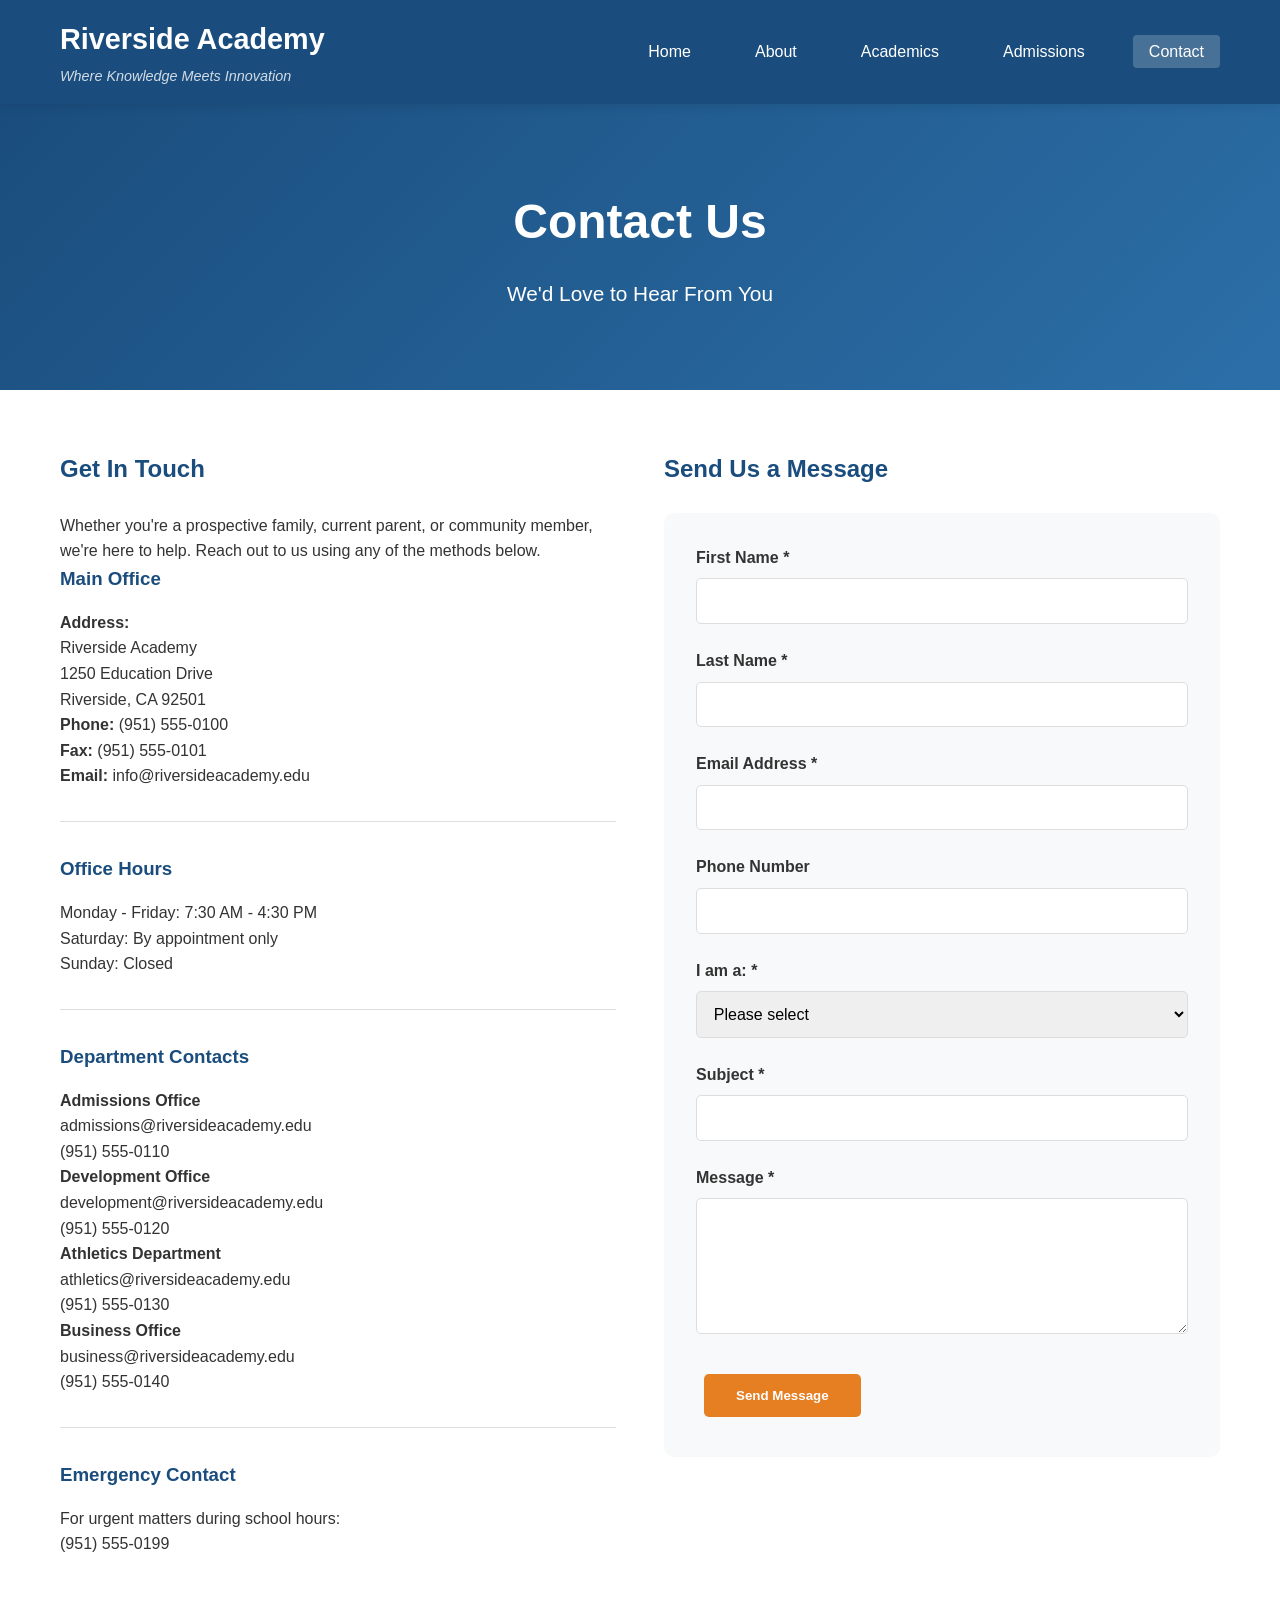
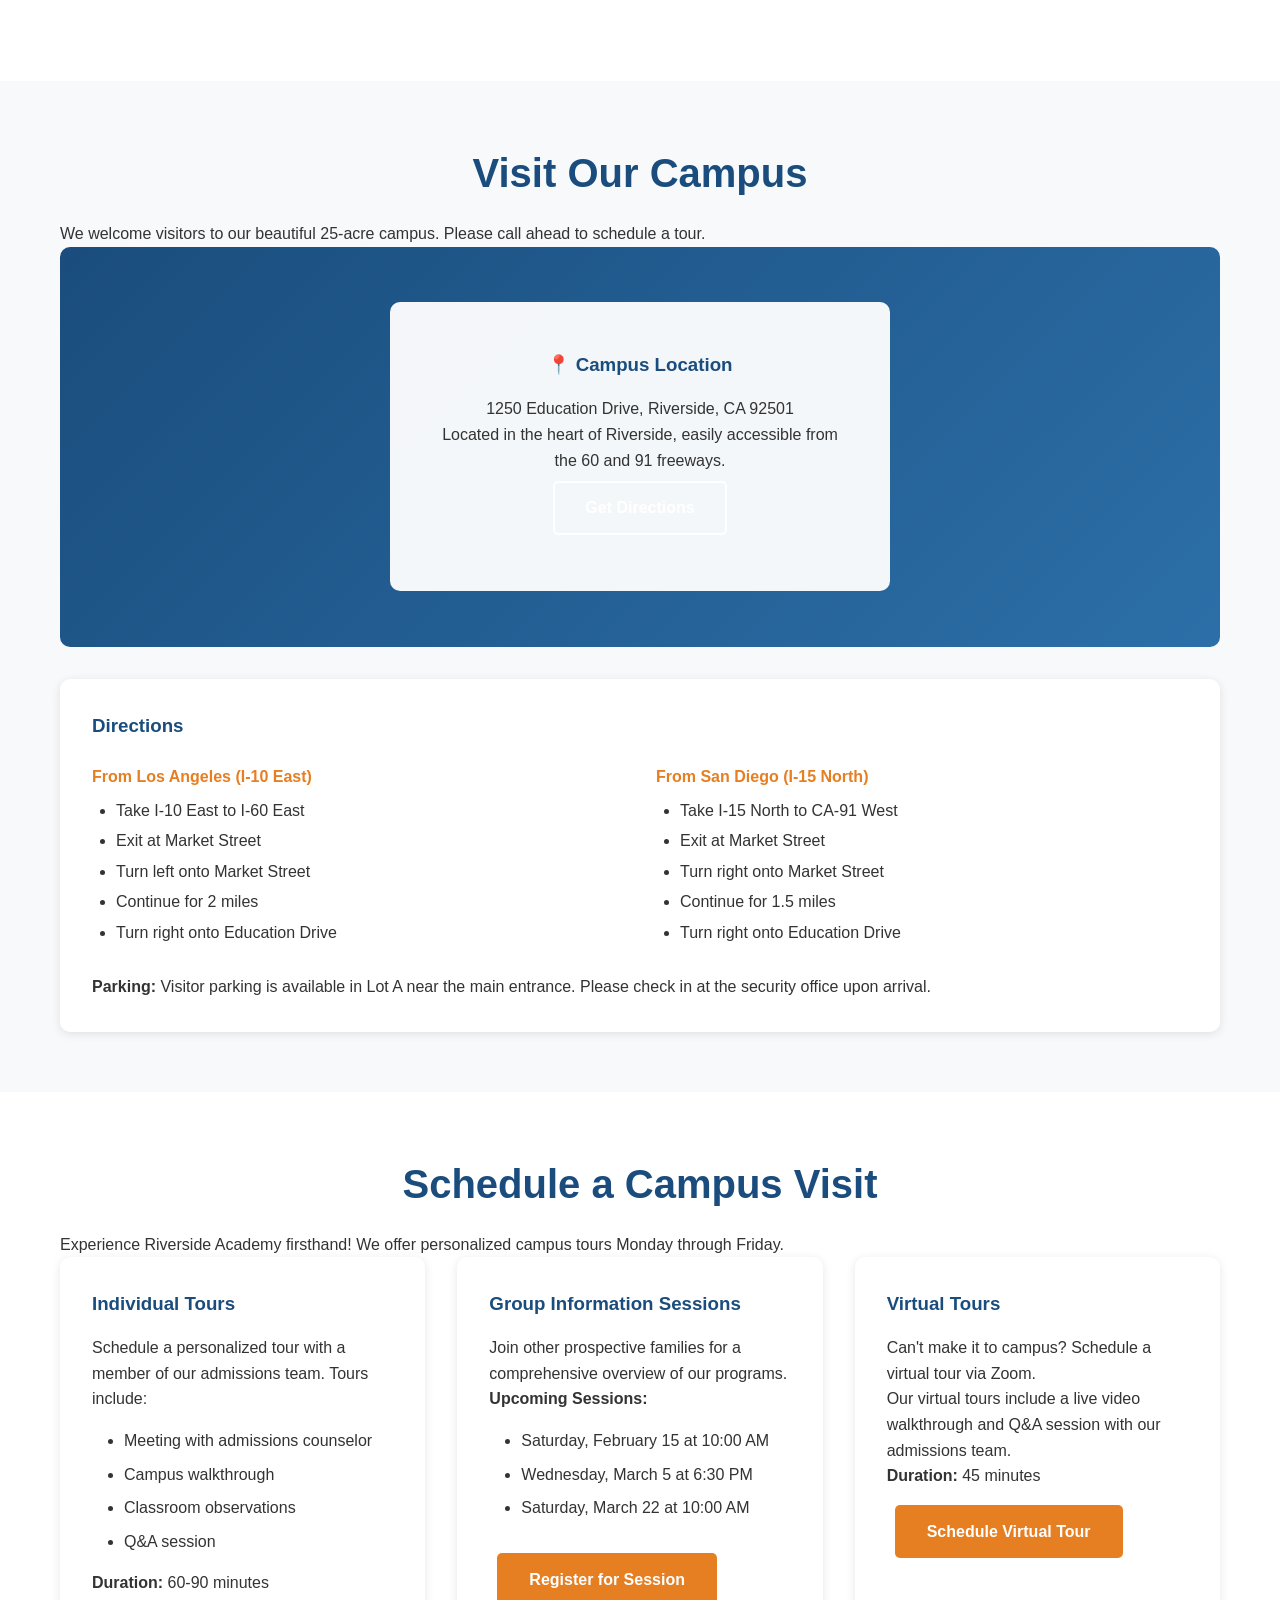
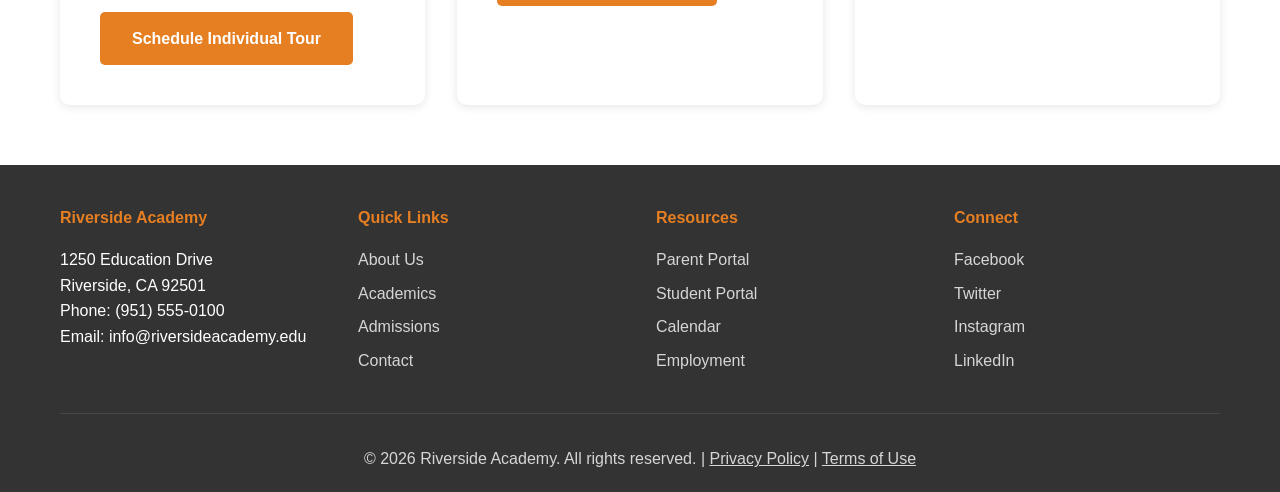
<file: contact.html>
<!DOCTYPE html>
<html lang="en">
<head>
    <meta charset="UTF-8">
    <meta name="viewport" content="width=device-width, initial-scale=1.0">
    <title>Contact Us - Riverside Academy</title>
    <link rel="stylesheet" href="css/styles.css">
</head>
<body>
    <header>
        <nav class="navbar">
            <div class="container">
                <div class="logo">
                    <h1>Riverside Academy</h1>
                    <p class="tagline">Where Knowledge Meets Innovation</p>
                </div>
                <ul class="nav-menu" id="navMenu">
                    <li><a href="index.html">Home</a></li>
                    <li><a href="about.html">About</a></li>
                    <li><a href="academics.html">Academics</a></li>
                    <li><a href="admissions.html">Admissions</a></li>
                    <li><a href="contact.html" class="active">Contact</a></li>
                </ul>
                <div class="hamburger" id="hamburger">
                    <span></span>
                    <span></span>
                    <span></span>
                </div>
            </div>
        </nav>
    </header>

    <main>
        <section class="page-header">
            <div class="container">
                <h1>Contact Us</h1>
                <p>We'd Love to Hear From You</p>
            </div>
        </section>

        <section class="contact-section">
            <div class="container">
                <div class="contact-grid">
                    <div class="contact-info">
                        <h2>Get In Touch</h2>
                        <p>Whether you're a prospective family, current parent, or community member, we're here to help. Reach out to us using any of the methods below.</p>
                        
                        <div class="info-block">
                            <h3>Main Office</h3>
                            <p><strong>Address:</strong><br>
                            Riverside Academy<br>
                            1250 Education Drive<br>
                            Riverside, CA 92501</p>
                            
                            <p><strong>Phone:</strong> (951) 555-0100<br>
                            <strong>Fax:</strong> (951) 555-0101</p>
                            
                            <p><strong>Email:</strong> info@riversideacademy.edu</p>
                        </div>

                        <div class="info-block">
                            <h3>Office Hours</h3>
                            <p>Monday - Friday: 7:30 AM - 4:30 PM<br>
                            Saturday: By appointment only<br>
                            Sunday: Closed</p>
                        </div>

                        <div class="info-block">
                            <h3>Department Contacts</h3>
                            <p><strong>Admissions Office</strong><br>
                            admissions@riversideacademy.edu<br>
                            (951) 555-0110</p>

                            <p><strong>Development Office</strong><br>
                            development@riversideacademy.edu<br>
                            (951) 555-0120</p>

                            <p><strong>Athletics Department</strong><br>
                            athletics@riversideacademy.edu<br>
                            (951) 555-0130</p>

                            <p><strong>Business Office</strong><br>
                            business@riversideacademy.edu<br>
                            (951) 555-0140</p>
                        </div>

                        <div class="info-block">
                            <h3>Emergency Contact</h3>
                            <p>For urgent matters during school hours:<br>
                            (951) 555-0199</p>
                        </div>
                    </div>

                    <div class="contact-form-container">
                        <h2>Send Us a Message</h2>
                        <form id="contactForm" class="contact-form">
                            <div class="form-group">
                                <label for="firstName">First Name *</label>
                                <input type="text" id="firstName" name="firstName" required>
                            </div>

                            <div class="form-group">
                                <label for="lastName">Last Name *</label>
                                <input type="text" id="lastName" name="lastName" required>
                            </div>

                            <div class="form-group">
                                <label for="email">Email Address *</label>
                                <input type="email" id="email" name="email" required>
                            </div>

                            <div class="form-group">
                                <label for="phone">Phone Number</label>
                                <input type="tel" id="phone" name="phone">
                            </div>

                            <div class="form-group">
                                <label for="inquiry">I am a: *</label>
                                <select id="inquiry" name="inquiry" required>
                                    <option value="">Please select</option>
                                    <option value="prospective-parent">Prospective Parent</option>
                                    <option value="current-parent">Current Parent</option>
                                    <option value="alumni">Alumni</option>
                                    <option value="community">Community Member</option>
                                    <option value="other">Other</option>
                                </select>
                            </div>

                            <div class="form-group">
                                <label for="subject">Subject *</label>
                                <input type="text" id="subject" name="subject" required>
                            </div>

                            <div class="form-group">
                                <label for="message">Message *</label>
                                <textarea id="message" name="message" rows="6" required></textarea>
                            </div>

                            <button type="submit" class="btn btn-primary">Send Message</button>
                        </form>
                        <div id="formMessage" class="form-message"></div>
                    </div>
                </div>
            </div>
        </section>

        <section class="map-section">
            <div class="container">
                <h2>Visit Our Campus</h2>
                <p>We welcome visitors to our beautiful 25-acre campus. Please call ahead to schedule a tour.</p>
                
                <div class="map-placeholder">
                    <div class="map-overlay">
                        <h3>📍 Campus Location</h3>
                        <p>1250 Education Drive, Riverside, CA 92501</p>
                        <p>Located in the heart of Riverside, easily accessible from the 60 and 91 freeways.</p>
                        <a href="https://maps.google.com/?q=Riverside+CA+92501" target="_blank" class="btn btn-secondary">Get Directions</a>
                    </div>
                </div>

                <div class="directions-info">
                    <h3>Directions</h3>
                    <div class="directions-grid">
                        <div>
                            <h4>From Los Angeles (I-10 East)</h4>
                            <ul>
                                <li>Take I-10 East to I-60 East</li>
                                <li>Exit at Market Street</li>
                                <li>Turn left onto Market Street</li>
                                <li>Continue for 2 miles</li>
                                <li>Turn right onto Education Drive</li>
                            </ul>
                        </div>
                        <div>
                            <h4>From San Diego (I-15 North)</h4>
                            <ul>
                                <li>Take I-15 North to CA-91 West</li>
                                <li>Exit at Market Street</li>
                                <li>Turn right onto Market Street</li>
                                <li>Continue for 1.5 miles</li>
                                <li>Turn right onto Education Drive</li>
                            </ul>
                        </div>
                    </div>
                    <p><strong>Parking:</strong> Visitor parking is available in Lot A near the main entrance. Please check in at the security office upon arrival.</p>
                </div>
            </div>
        </section>

        <section class="visit-section">
            <div class="container">
                <h2>Schedule a Campus Visit</h2>
                <p>Experience Riverside Academy firsthand! We offer personalized campus tours Monday through Friday.</p>
                
                <div class="visit-options">
                    <div class="visit-card">
                        <h3>Individual Tours</h3>
                        <p>Schedule a personalized tour with a member of our admissions team. Tours include:</p>
                        <ul>
                            <li>Meeting with admissions counselor</li>
                            <li>Campus walkthrough</li>
                            <li>Classroom observations</li>
                            <li>Q&A session</li>
                        </ul>
                        <p><strong>Duration:</strong> 60-90 minutes</p>
                        <a href="#" class="btn btn-primary">Schedule Individual Tour</a>
                    </div>

                    <div class="visit-card">
                        <h3>Group Information Sessions</h3>
                        <p>Join other prospective families for a comprehensive overview of our programs.</p>
                        <p><strong>Upcoming Sessions:</strong></p>
                        <ul>
                            <li>Saturday, February 15 at 10:00 AM</li>
                            <li>Wednesday, March 5 at 6:30 PM</li>
                            <li>Saturday, March 22 at 10:00 AM</li>
                        </ul>
                        <a href="#" class="btn btn-primary">Register for Session</a>
                    </div>

                    <div class="visit-card">
                        <h3>Virtual Tours</h3>
                        <p>Can't make it to campus? Schedule a virtual tour via Zoom.</p>
                        <p>Our virtual tours include a live video walkthrough and Q&A session with our admissions team.</p>
                        <p><strong>Duration:</strong> 45 minutes</p>
                        <a href="#" class="btn btn-primary">Schedule Virtual Tour</a>
                    </div>
                </div>
            </div>
        </section>
    </main>

    <footer>
        <div class="container">
            <div class="footer-grid">
                <div class="footer-section">
                    <h4>Riverside Academy</h4>
                    <p>1250 Education Drive<br>
                    Riverside, CA 92501<br>
                    Phone: (951) 555-0100<br>
                    Email: info@riversideacademy.edu</p>
                </div>
                <div class="footer-section">
                    <h4>Quick Links</h4>
                    <ul>
                        <li><a href="about.html">About Us</a></li>
                        <li><a href="academics.html">Academics</a></li>
                        <li><a href="admissions.html">Admissions</a></li>
                        <li><a href="contact.html">Contact</a></li>
                    </ul>
                </div>
                <div class="footer-section">
                    <h4>Resources</h4>
                    <ul>
                        <li><a href="#">Parent Portal</a></li>
                        <li><a href="#">Student Portal</a></li>
                        <li><a href="#">Calendar</a></li>
                        <li><a href="#">Employment</a></li>
                    </ul>
                </div>
                <div class="footer-section">
                    <h4>Connect</h4>
                    <div class="social-links">
                        <a href="#">Facebook</a>
                        <a href="#">Twitter</a>
                        <a href="#">Instagram</a>
                        <a href="#">LinkedIn</a>
                    </div>
                </div>
            </div>
            <div class="footer-bottom">
                <p>&copy; 2026 Riverside Academy. All rights reserved. | <a href="#">Privacy Policy</a> | <a href="#">Terms of Use</a></p>
            </div>
        </div>
    </footer>

    <script src="js/main.js"></script>
</body>
</html>
</file>
<file: css/styles.css>
/* Reset and Base Styles */
* {
    margin: 0;
    padding: 0;
    box-sizing: border-box;
}

:root {
    --primary-color: #1a4d7d;
    --secondary-color: #2c6fa8;
    --accent-color: #e67e22;
    --text-dark: #333;
    --text-light: #666;
    --bg-light: #f8f9fa;
    --bg-white: #ffffff;
    --border-color: #ddd;
    --success-color: #27ae60;
    --shadow: 0 2px 10px rgba(0,0,0,0.1);
}

body {
    font-family: 'Segoe UI', Tahoma, Geneva, Verdana, sans-serif;
    line-height: 1.6;
    color: var(--text-dark);
    background: var(--bg-white);
}

.container {
    max-width: 1200px;
    margin: 0 auto;
    padding: 0 20px;
}

/* Navigation */
.navbar {
    background: var(--primary-color);
    color: white;
    padding: 1rem 0;
    position: sticky;
    top: 0;
    z-index: 1000;
    box-shadow: var(--shadow);
}

.navbar .container {
    display: flex;
    justify-content: space-between;
    align-items: center;
}

.logo h1 {
    color: white;
    font-size: 1.8rem;
    margin-bottom: 0.2rem;
}

.logo .tagline {
    color: rgba(255,255,255,0.8);
    font-size: 0.9rem;
    font-style: italic;
}

.nav-menu {
    display: flex;
    list-style: none;
    gap: 2rem;
}

.nav-menu a {
    color: white;
    text-decoration: none;
    padding: 0.5rem 1rem;
    transition: background 0.3s;
    border-radius: 4px;
}

.nav-menu a:hover,
.nav-menu a.active {
    background: rgba(255,255,255,0.2);
}

.hamburger {
    display: none;
    flex-direction: column;
    cursor: pointer;
}

.hamburger span {
    width: 25px;
    height: 3px;
    background: white;
    margin: 3px 0;
    transition: 0.3s;
}

/* Hero Section */
.hero {
    background: linear-gradient(135deg, var(--primary-color), var(--secondary-color));
    color: white;
    padding: 120px 20px;
    text-align: center;
}

.hero-content h2 {
    font-size: 3rem;
    margin-bottom: 1rem;
}

.hero-content p {
    font-size: 1.3rem;
    margin-bottom: 2rem;
}

/* Buttons */
.btn {
    display: inline-block;
    padding: 12px 30px;
    text-decoration: none;
    border-radius: 5px;
    transition: all 0.3s;
    font-weight: 600;
    margin: 0.5rem;
    border: 2px solid transparent;
}

.btn-primary {
    background: var(--accent-color);
    color: white;
}

.btn-primary:hover {
    background: #d35400;
    transform: translateY(-2px);
}

.btn-secondary {
    background: transparent;
    color: white;
    border: 2px solid white;
}

.btn-secondary:hover {
    background: white;
    color: var(--primary-color);
}

/* Features Section */
.features {
    padding: 80px 20px;
    background: var(--bg-light);
}

.features h2 {
    text-align: center;
    font-size: 2.5rem;
    margin-bottom: 3rem;
    color: var(--primary-color);
}

.feature-grid {
    display: grid;
    grid-template-columns: repeat(auto-fit, minmax(250px, 1fr));
    gap: 2rem;
}

.feature-card {
    background: white;
    padding: 2rem;
    border-radius: 10px;
    text-align: center;
    box-shadow: var(--shadow);
    transition: transform 0.3s;
}

.feature-card:hover {
    transform: translateY(-5px);
}

.feature-card .icon {
    font-size: 3rem;
    margin-bottom: 1rem;
}

.feature-card h3 {
    color: var(--primary-color);
    margin-bottom: 1rem;
}

/* Stats Section */
.stats {
    padding: 60px 20px;
    background: var(--primary-color);
    color: white;
}

.stat-grid {
    display: grid;
    grid-template-columns: repeat(auto-fit, minmax(200px, 1fr));
    gap: 2rem;
    text-align: center;
}

.stat-item h3 {
    font-size: 3rem;
    margin-bottom: 0.5rem;
    color: var(--accent-color);
}

/* News Section */
.news {
    padding: 80px 20px;
}

.news h2 {
    text-align: center;
    font-size: 2.5rem;
    margin-bottom: 3rem;
    color: var(--primary-color);
}

.news-grid {
    display: grid;
    grid-template-columns: repeat(auto-fit, minmax(300px, 1fr));
    gap: 2rem;
}

.news-card {
    background: white;
    padding: 2rem;
    border-radius: 10px;
    box-shadow: var(--shadow);
    border-left: 4px solid var(--accent-color);
}

.news-date {
    color: var(--text-light);
    font-size: 0.9rem;
    margin-bottom: 0.5rem;
}

.news-card h3 {
    color: var(--primary-color);
    margin-bottom: 1rem;
}

.read-more {
    color: var(--accent-color);
    text-decoration: none;
    font-weight: 600;
    display: inline-block;
    margin-top: 1rem;
}

.read-more:hover {
    text-decoration: underline;
}

/* CTA Section */
.cta {
    padding: 80px 20px;
    background: linear-gradient(135deg, var(--secondary-color), var(--primary-color));
    color: white;
    text-align: center;
}

.cta h2 {
    font-size: 2.5rem;
    margin-bottom: 1rem;
}

.cta p {
    font-size: 1.2rem;
    margin-bottom: 2rem;
}

/* Page Header */
.page-header {
    background: linear-gradient(135deg, var(--primary-color), var(--secondary-color));
    color: white;
    padding: 80px 20px;
    text-align: center;
}

.page-header h1 {
    font-size: 3rem;
    margin-bottom: 1rem;
}

.page-header p {
    font-size: 1.3rem;
}

/* Content Sections */
.content-section {
    padding: 60px 20px;
}

.content-section h2 {
    color: var(--primary-color);
    margin-bottom: 1.5rem;
    font-size: 2rem;
}

.content-section p {
    margin-bottom: 1rem;
    line-height: 1.8;
}

/* Mission Section */
.mission-section {
    padding: 60px 20px;
    background: var(--bg-light);
}

.mission-grid {
    display: grid;
    grid-template-columns: repeat(auto-fit, minmax(300px, 1fr));
    gap: 2rem;
}

.mission-card {
    background: white;
    padding: 2rem;
    border-radius: 10px;
    box-shadow: var(--shadow);
}

.mission-card h3 {
    color: var(--primary-color);
    margin-bottom: 1rem;
}

.mission-card ul {
    list-style-position: inside;
}

.mission-card li {
    margin-bottom: 0.5rem;
}

/* Leadership Section */
.leadership-section {
    padding: 60px 20px;
}

.leadership-section h2 {
    text-align: center;
    color: var(--primary-color);
    margin-bottom: 3rem;
    font-size: 2.5rem;
}

.leadership-grid {
    display: grid;
    grid-template-columns: repeat(auto-fit, minmax(250px, 1fr));
    gap: 2rem;
}

.leader-card {
    background: var(--bg-light);
    padding: 2rem;
    border-radius: 10px;
    text-align: center;
}

.leader-card h3 {
    color: var(--primary-color);
    margin-bottom: 0.5rem;
}

.leader-card .title {
    color: var(--accent-color);
    font-weight: 600;
    margin-bottom: 1rem;
}

/* Accreditation Section */
.accreditation-section {
    padding: 60px 20px;
    background: var(--bg-light);
}

.accreditation-section h2 {
    text-align: center;
    color: var(--primary-color);
    margin-bottom: 3rem;
    font-size: 2.5rem;
}

.accreditation-list {
    max-width: 800px;
    margin: 0 auto;
}

.accreditation-item {
    background: white;
    padding: 2rem;
    margin-bottom: 1.5rem;
    border-radius: 10px;
    box-shadow: var(--shadow);
}

.accreditation-item h4 {
    color: var(--primary-color);
    margin-bottom: 0.5rem;
}

/* Programs Section */
.programs-section {
    padding: 60px 20px;
    background: var(--bg-light);
}

.program-card {
    background: white;
    padding: 2rem;
    margin-bottom: 2rem;
    border-radius: 10px;
    box-shadow: var(--shadow);
}

.program-card h3 {
    color: var(--primary-color);
    margin-bottom: 1rem;
}

.program-card ul {
    margin-left: 2rem;
}

.program-card li {
    margin-bottom: 0.5rem;
}

/* Departments Section */
.departments-section {
    padding: 60px 20px;
}

.departments-section h2 {
    text-align: center;
    color: var(--primary-color);
    margin-bottom: 3rem;
    font-size: 2.5rem;
}

.dept-grid {
    display: grid;
    grid-template-columns: repeat(auto-fit, minmax(300px, 1fr));
    gap: 2rem;
}

.dept-card {
    background: var(--bg-light);
    padding: 2rem;
    border-radius: 10px;
}

.dept-card h3 {
    color: var(--primary-color);
    margin-bottom: 1rem;
}

/* Special Programs */
.special-programs {
    padding: 60px 20px;
    background: var(--bg-light);
}

.special-programs h2 {
    text-align: center;
    color: var(--primary-color);
    margin-bottom: 3rem;
    font-size: 2.5rem;
}

.special-grid {
    display: grid;
    grid-template-columns: repeat(auto-fit, minmax(250px, 1fr));
    gap: 2rem;
}

.special-card {
    background: white;
    padding: 2rem;
    border-radius: 10px;
    box-shadow: var(--shadow);
}

.special-card h3 {
    color: var(--primary-color);
    margin-bottom: 1rem;
}

/* Achievement Stats */
.stats-section {
    padding: 60px 20px;
}

.stats-section h2 {
    text-align: center;
    color: var(--primary-color);
    margin-bottom: 3rem;
    font-size: 2.5rem;
}

.achievement-grid {
    display: grid;
    grid-template-columns: repeat(auto-fit, minmax(200px, 1fr));
    gap: 2rem;
    text-align: center;
}

.achievement-item {
    background: var(--bg-light);
    padding: 2rem;
    border-radius: 10px;
}

.achievement-item h3 {
    color: var(--accent-color);
    font-size: 2rem;
    margin-bottom: 0.5rem;
}

/* Process Section */
.process-section {
    padding: 60px 20px;
    background: var(--bg-light);
}

.step-card {
    display: flex;
    gap: 2rem;
    background: white;
    padding: 2rem;
    margin-bottom: 2rem;
    border-radius: 10px;
    box-shadow: var(--shadow);
}

.step-number {
    background: var(--accent-color);
    color: white;
    width: 60px;
    height: 60px;
    border-radius: 50%;
    display: flex;
    align-items: center;
    justify-content: center;
    font-size: 1.5rem;
    font-weight: bold;
    flex-shrink: 0;
}

.step-content h3 {
    color: var(--primary-color);
    margin-bottom: 1rem;
}

.step-content ul {
    margin-left: 2rem;
}

.step-content li {
    margin-bottom: 0.5rem;
}

/* Deadlines Section */
.deadlines-section {
    padding: 60px 20px;
}

.deadlines-section h2 {
    text-align: center;
    color: var(--primary-color);
    margin-bottom: 3rem;
    font-size: 2.5rem;
}

.deadline-grid {
    display: grid;
    grid-template-columns: repeat(auto-fit, minmax(250px, 1fr));
    gap: 2rem;
}

.deadline-card {
    background: var(--bg-light);
    padding: 2rem;
    border-radius: 10px;
    text-align: center;
}

.deadline-card h3 {
    color: var(--accent-color);
    margin-bottom: 0.5rem;
}

/* Tuition Section */
.tuition-section {
    padding: 60px 20px;
    background: var(--bg-light);
}

.tuition-card, .financial-aid-card {
    background: white;
    padding: 2rem;
    margin-bottom: 2rem;
    border-radius: 10px;
    box-shadow: var(--shadow);
}

.tuition-card h3, .financial-aid-card h3 {
    color: var(--primary-color);
    margin-bottom: 1.5rem;
}

.tuition-table {
    width: 100%;
    margin-bottom: 1rem;
}

.tuition-table tr {
    border-bottom: 1px solid var(--border-color);
}

.tuition-table td {
    padding: 1rem;
}

.tuition-table td:last-child {
    text-align: right;
    font-weight: 600;
    color: var(--accent-color);
}

.note {
    font-size: 0.9rem;
    color: var(--text-light);
    font-style: italic;
}

.financial-aid-card ul {
    margin-left: 2rem;
}

.financial-aid-card li {
    margin-bottom: 0.5rem;
}

/* FAQ Section */
.faq-section {
    padding: 60px 20px;
}

.faq-section h2 {
    text-align: center;
    color: var(--primary-color);
    margin-bottom: 3rem;
    font-size: 2.5rem;
}

.faq-item {
    background: var(--bg-light);
    padding: 2rem;
    margin-bottom: 1.5rem;
    border-radius: 10px;
}

.faq-item h3 {
    color: var(--primary-color);
    margin-bottom: 1rem;
}

/* Contact Section */
.contact-section {
    padding: 60px 20px;
}

.contact-grid {
    display: grid;
    grid-template-columns: 1fr 1fr;
    gap: 3rem;
}

.contact-info h2 {
    color: var(--primary-color);
    margin-bottom: 1.5rem;
}

.info-block {
    margin-bottom: 2rem;
    padding-bottom: 2rem;
    border-bottom: 1px solid var(--border-color);
}

.info-block:last-child {
    border-bottom: none;
}

.info-block h3 {
    color: var(--primary-color);
    margin-bottom: 1rem;
}

/* Contact Form */
.contact-form-container h2 {
    color: var(--primary-color);
    margin-bottom: 1.5rem;
}

.contact-form {
    background: var(--bg-light);
    padding: 2rem;
    border-radius: 10px;
}

.form-group {
    margin-bottom: 1.5rem;
}

.form-group label {
    display: block;
    margin-bottom: 0.5rem;
    font-weight: 600;
    color: var(--text-dark);
}

.form-group input,
.form-group select,
.form-group textarea {
    width: 100%;
    padding: 0.8rem;
    border: 1px solid var(--border-color);
    border-radius: 5px;
    font-family: inherit;
    font-size: 1rem;
}

.form-group input:focus,
.form-group select:focus,
.form-group textarea:focus {
    outline: none;
    border-color: var(--primary-color);
}

.form-message {
    margin-top: 1rem;
    padding: 1rem;
    border-radius: 5px;
    display: none;
}

.form-message.success {
    background: #d4edda;
    color: #155724;
    display: block;
}

.form-message.error {
    background: #f8d7da;
    color: #721c24;
    display: block;
}

/* Map Section */
.map-section {
    padding: 60px 20px;
    background: var(--bg-light);
}

.map-section h2 {
    text-align: center;
    color: var(--primary-color);
    margin-bottom: 1rem;
    font-size: 2.5rem;
}

.map-section > p {
    text-align: center;
    margin-bottom: 2rem;
}

.map-placeholder {
    background: linear-gradient(135deg, var(--primary-color), var(--secondary-color));
    height: 400px;
    border-radius: 10px;
    display: flex;
    align-items: center;
    justify-content: center;
    margin-bottom: 2rem;
}

.map-overlay {
    background: rgba(255,255,255,0.95);
    padding: 3rem;
    border-radius: 10px;
    text-align: center;
    max-width: 500px;
}

.map-overlay h3 {
    color: var(--primary-color);
    margin-bottom: 1rem;
}

.directions-info {
    background: white;
    padding: 2rem;
    border-radius: 10px;
    box-shadow: var(--shadow);
}

.directions-info h3 {
    color: var(--primary-color);
    margin-bottom: 1.5rem;
}

.directions-grid {
    display: grid;
    grid-template-columns: 1fr 1fr;
    gap: 2rem;
    margin-bottom: 1.5rem;
}

.directions-grid h4 {
    color: var(--accent-color);
    margin-bottom: 0.5rem;
}

.directions-grid ul {
    margin-left: 1.5rem;
}

.directions-grid li {
    margin-bottom: 0.3rem;
}

/* Visit Section */
.visit-section {
    padding: 60px 20px;
}

.visit-section h2 {
    text-align: center;
    color: var(--primary-color);
    margin-bottom: 1rem;
    font-size: 2.5rem;
}

.visit-section > p {
    text-align: center;
    margin-bottom: 3rem;
}

.visit-options {
    display: grid;
    grid-template-columns: repeat(auto-fit, minmax(300px, 1fr));
    gap: 2rem;
}

.visit-card {
    background: white;
    padding: 2rem;
    border-radius: 10px;
    box-shadow: var(--shadow);
}

.visit-card h3 {
    color: var(--primary-color);
    margin-bottom: 1rem;
}

.visit-card ul {
    margin: 1rem 0 1rem 2rem;
}

.visit-card li {
    margin-bottom: 0.5rem;
}

.visit-card .btn {
    margin-top: 1rem;
}

/* Footer */
footer {
    background: var(--text-dark);
    color: white;
    padding: 40px 20px 20px;
}

.footer-grid {
    display: grid;
    grid-template-columns: repeat(auto-fit, minmax(200px, 1fr));
    gap: 2rem;
    margin-bottom: 2rem;
}

.footer-section h4 {
    color: var(--accent-color);
    margin-bottom: 1rem;
}

.footer-section ul {
    list-style: none;
}

.footer-section a {
    color: rgba(255,255,255,0.8);
    text-decoration: none;
    display: block;
    margin-bottom: 0.5rem;
}

.footer-section a:hover {
    color: white;
}

.social-links {
    display: flex;
    flex-direction: column;
}

.footer-bottom {
    text-align: center;
    padding-top: 2rem;
    border-top: 1px solid rgba(255,255,255,0.1);
    color: rgba(255,255,255,0.8);
}

.footer-bottom a {
    color: rgba(255,255,255,0.8);
}

.footer-bottom a:hover {
    color: white;
}

/* Responsive Design */
@media (max-width: 768px) {
    .hamburger {
        display: flex;
    }

    .nav-menu {
        position: fixed;
        left: -100%;
        top: 70px;
        flex-direction: column;
        background: var(--primary-color);
        width: 100%;
        text-align: center;
        transition: 0.3s;
        box-shadow: var(--shadow);
        padding: 2rem 0;
    }

    .nav-menu.active {
        left: 0;
    }

    .hero-content h2 {
        font-size: 2rem;
    }

    .hero-content p {
        font-size: 1rem;
    }

    .contact-grid {
        grid-template-columns: 1fr;
    }

    .directions-grid {
        grid-template-columns: 1fr;
    }

    .step-card {
        flex-direction: column;
    }
}
</file>
